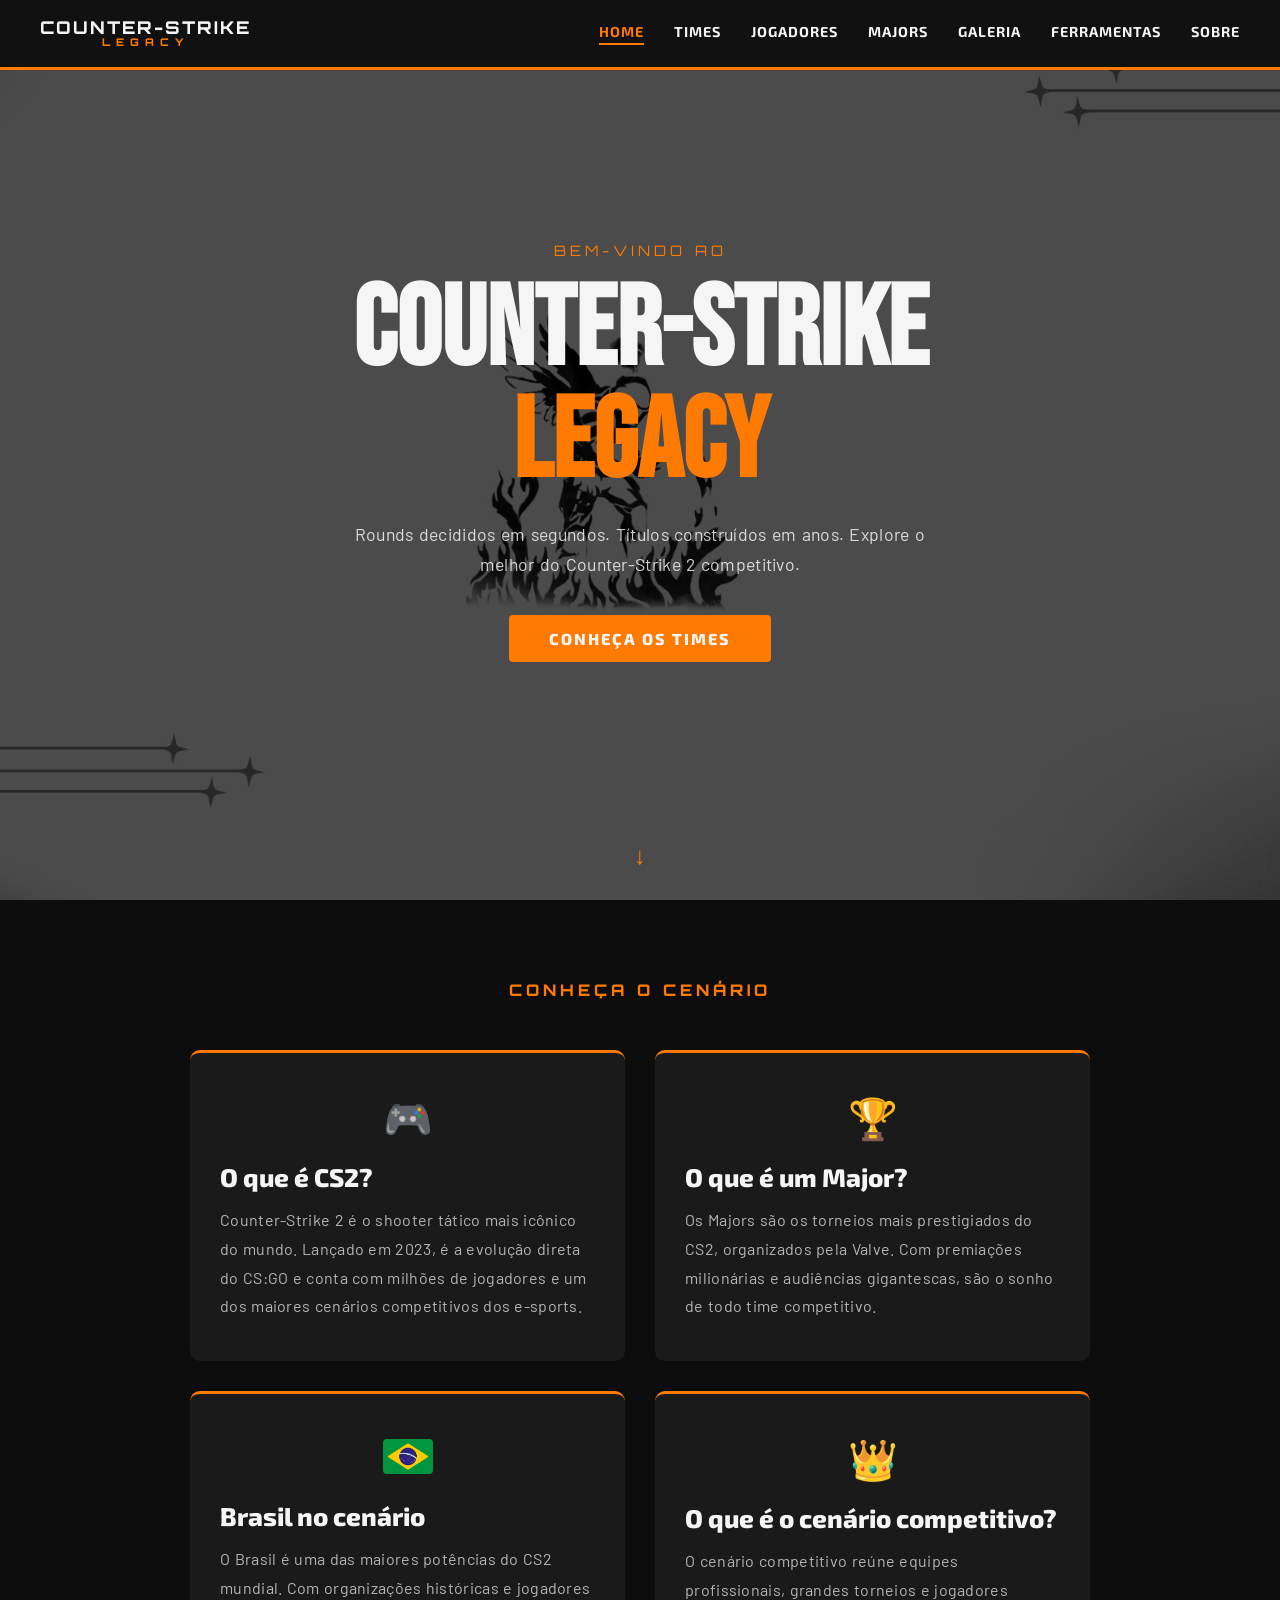
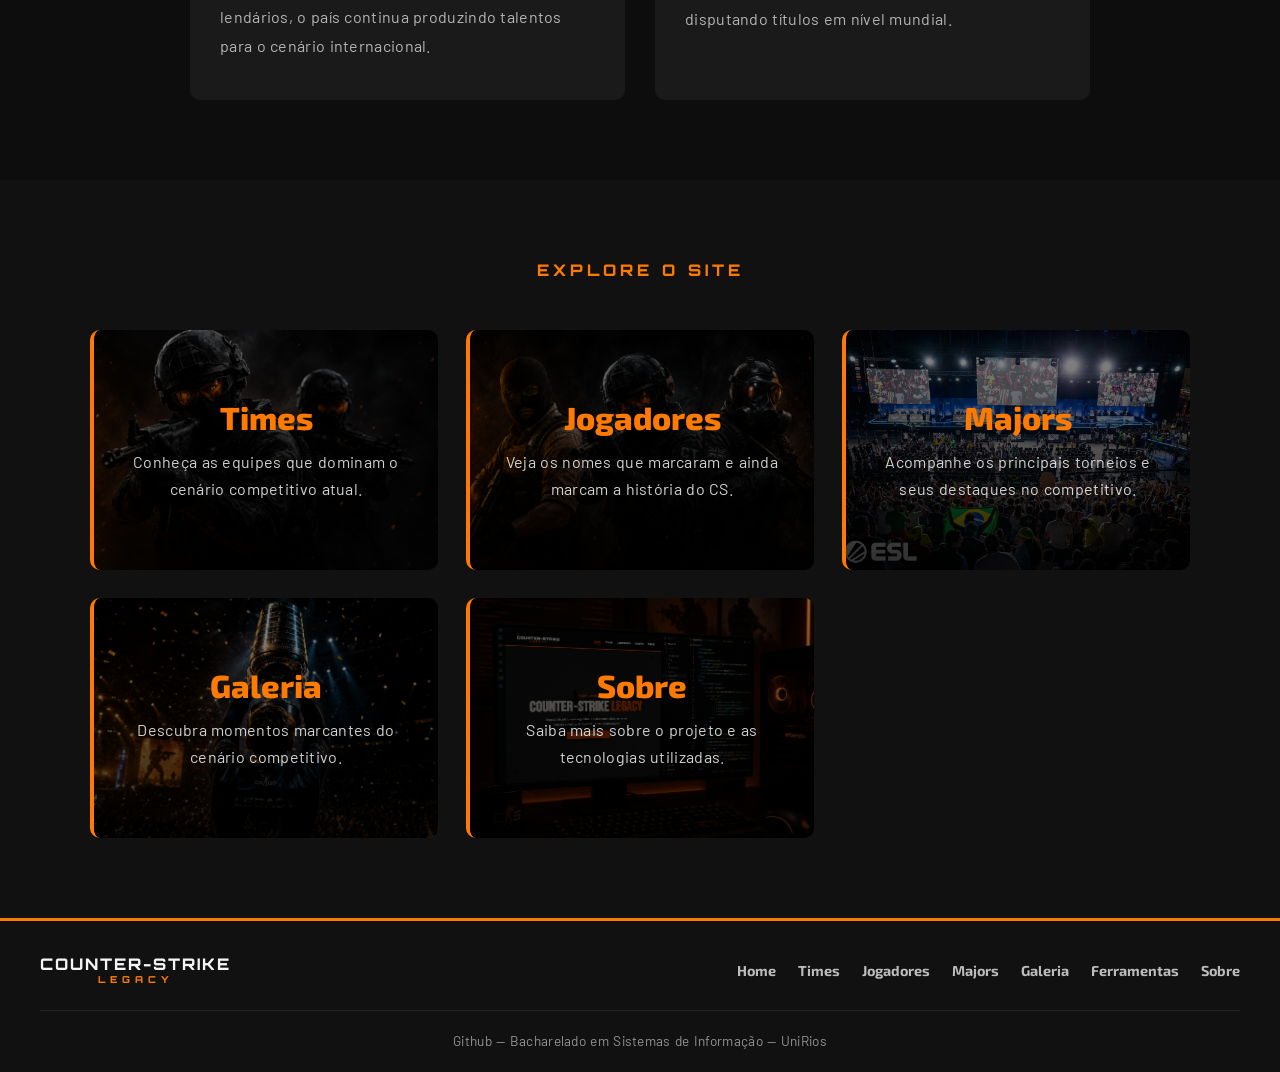
<file: index.html>
<!DOCTYPE html>
<html lang="pt-BR">

<head>
    <meta charset="UTF-8">
    <meta name="viewport" content="width=device-width, initial-scale=1.0">

    <title>CS Legacy</title>

    <link rel="stylesheet" href="css/style.css">
    <link rel="stylesheet" href="css/home.css">

    <link rel="preconnect" href="https://fonts.googleapis.com">
    <link rel="preconnect" href="https://fonts.gstatic.com" crossorigin>

    <link href="https://fonts.googleapis.com/css2?family=Barlow:wght@400;600&family=Bebas+Neue&family=Exo+2:wght@700;800&family=Orbitron:wght@700;800&display=swap" rel="stylesheet">
</head>

<body>

    <!-- HEADER -->
    <header id="cabecalho">

        <a href="index.html" id="logo">
            COUNTER-STRIKE <span>LEGACY</span>
        </a>

        <button id="menu-toggle" aria-label="Abrir menu">
            ☰
        </button>

        <nav id="nav-principal">
            <a href="index.html" class="nav-link ativo">Home</a>
            <a href="pages/times.html" class="nav-link">Times</a>
            <a href="pages/jogadores.html" class="nav-link">Jogadores</a>
            <a href="pages/majors.html" class="nav-link">Majors</a>
            <a href="pages/galeria.html" class="nav-link">Galeria</a>
            <a href="pages/ferramentas.html" class="nav-link">Ferramentas</a>
            <a href="pages/sobre.html" class="nav-link">Sobre</a>
        </nav>

    </header>

    <!-- HERO -->
    <section id="hero">

        <div id="hero-overlay"></div>

        <div id="hero-content">

            <p id="hero-subtitulo">BEM-VINDO AO</p>

            <h1 id="hero-titulo">
                COUNTER-STRIKE <span>LEGACY</span>
            </h1>

            <p id="hero-descricao">
                Rounds decididos em segundos. Títulos construídos em anos.
                Explore o melhor do Counter-Strike 2 competitivo.
            </p>

            <a href="pages/times.html" id="hero-btn">
                CONHEÇA OS TIMES
            </a>

        </div>

        <div id="scroll-indicator">
            ↓
        </div>

    </section>

    <!-- CURIOSIDADES -->
    <section id="curiosidades">

        <h2 id="curiosidades-titulo">
            CONHEÇA O CENÁRIO
        </h2>

        <div id="cards-curiosidades">

            <div class="card-curiosidade">

                <span class="card-icone">🎮</span>

                <h3>O que é CS2?</h3>

                <p>
                    Counter-Strike 2 é o shooter tático mais icônico do mundo.
                    Lançado em 2023, é a evolução direta do CS:GO e conta com milhões
                    de jogadores e um dos maiores cenários competitivos dos e-sports.
                </p>

            </div>

            <div class="card-curiosidade">

                <span class="card-icone">🏆</span>

                <h3>O que é um Major?</h3>

                <p>
                    Os Majors são os torneios mais prestigiados do CS2,
                    organizados pela Valve. Com premiações milionárias e audiências
                    gigantescas, são o sonho de todo time competitivo.
                </p>

            </div>

            <div class="card-curiosidade">

                <span class="card-icone">
                    <img src="images/ui/bandeiras/brazil.svg.png" alt="Brasil" id="brasil">
                </span>

                <h3>Brasil no cenário</h3>

                <p>
                    O Brasil é uma das maiores potências do CS2 mundial.
                    Com organizações históricas e jogadores lendários,
                    o país continua produzindo talentos para o cenário internacional.
                </p>

            </div>

            <div class="card-curiosidade">

                <span class="card-icone">👑</span>

                <h3>O que é o cenário competitivo?</h3>

                <p>
                    O cenário competitivo reúne equipes profissionais,
                    grandes torneios e jogadores disputando títulos em nível mundial.
                </p>

            </div>

        </div>

    </section>

    <!-- PREVIEW -->
    <section id="preview">

        <h2 id="preview-titulo">
            EXPLORE O SITE
        </h2>

        <div id="preview-cards">

            <a href="pages/times.html" class="preview-card preview-times">

                <div class="preview-overlay">
                    <h3>Times</h3>

                    <p>
                        Conheça as equipes que dominam o cenário competitivo atual.
                    </p>
                </div>

            </a>

            <a href="pages/jogadores.html" class="preview-card preview-jogadores">

                <div class="preview-overlay">
                    <h3>Jogadores</h3>

                    <p>
                        Veja os nomes que marcaram e ainda marcam a história do CS.
                    </p>
                </div>

            </a>

            <a href="pages/majors.html" class="preview-card preview-majors">

                <div class="preview-overlay">
                    <h3>Majors</h3>

                    <p>
                        Acompanhe os principais torneios e seus destaques no competitivo.
                    </p>
                </div>

            </a>

            <a href="pages/galeria.html" class="preview-card preview-galeria">

                <div class="preview-overlay">
                    <h3>Galeria</h3>

                    <p>
                        Descubra momentos marcantes do cenário competitivo.
                    </p>
                </div>

            </a>

            <a href="pages/sobre.html" class="preview-card preview-sobre">

                <div class="preview-overlay">
                    <h3>Sobre</h3>

                    <p>
                        Saiba mais sobre o projeto e as tecnologias utilizadas.
                    </p>
                </div>

            </a>

        </div>

    </section>

    <!-- FOOTER -->
    <footer id="rodape">

        <div id="footer-top">

            <a href="index.html" id="footer-logo">
                COUNTER-STRIKE <span>LEGACY</span>
            </a>

            <nav id="footer-nav">
                <a href="index.html">Home</a>
                <a href="pages/times.html">Times</a>
                <a href="pages/jogadores.html">Jogadores</a>
                <a href="pages/majors.html">Majors</a>
                <a href="pages/galeria.html">Galeria</a>
                <a href="pages/ferramentas.html">Ferramentas</a>
                <a href="pages/sobre.html">Sobre</a>
            </nav>

        </div>

        <div id="footer-bottom">

            <p>
                <a id="github" href="https://github.com/B1T3I/b1t3i.github.io" target="_blank" rel="noopener noreferrer">Github —
                </a>
                Bacharelado em Sistemas de Informação — UniRios
            </p>

        </div>

    </footer>


    <!-- SCRIPTS -->
    <script src="js/menu.js"></script>
    <script src="js/header.js"></script>

</body>

</html>
</file>
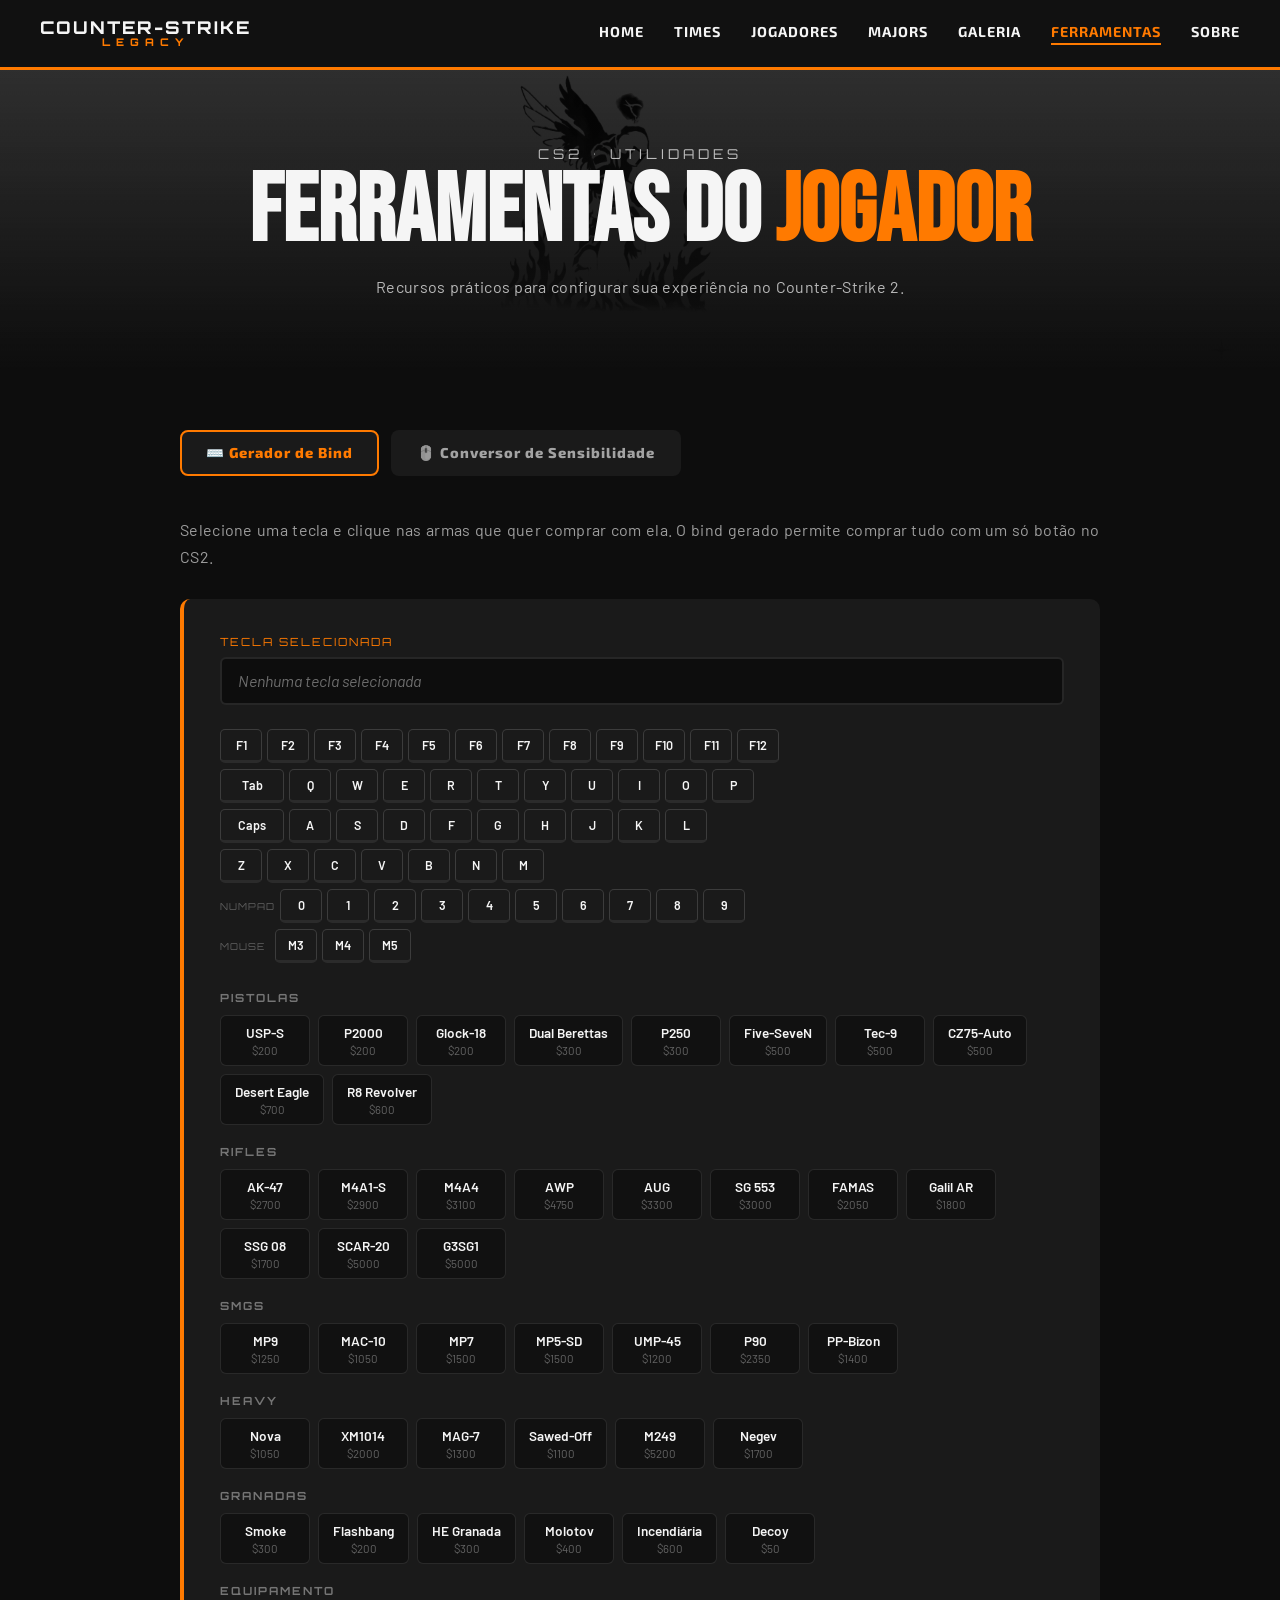
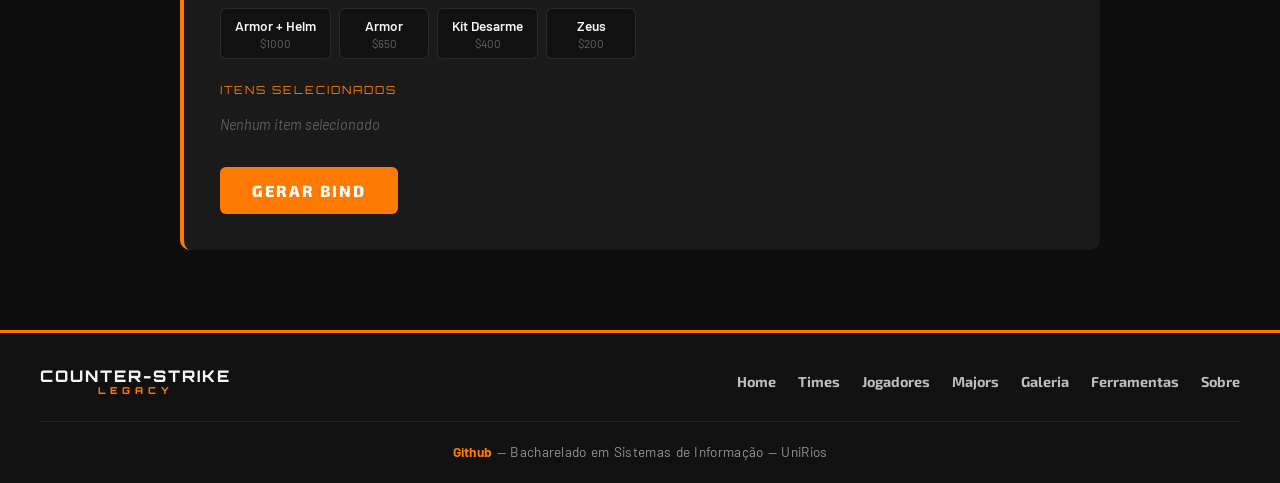
<file: pages/ferramentas.html>
<!DOCTYPE html>
<html lang="pt-BR">

<head>
    <meta charset="UTF-8">
    <meta name="viewport" content="width=device-width, initial-scale=1.0">
    <title>CS Legacy — Ferramentas</title>

    <link rel="stylesheet" href="../css/style.css">
    <link rel="stylesheet" href="../css/ferramentas.css">

    <link
        href="https://fonts.googleapis.com/css2?family=Barlow:wght@400;600&family=Bebas+Neue&family=Exo+2:wght@700;800&family=Orbitron:wght@700;800&display=swap"
        rel="stylesheet">
</head>

<body>

    <header id="cabecalho">
        <a href="../index.html" id="logo">
            COUNTER-STRIKE <span>LEGACY</span>
        </a>
        <button id="menu-toggle" aria-label="Abrir menu">&#9776;</button>
        <nav id="nav-principal">
            <a href="../index.html" class="nav-link">Home</a>
            <a href="times.html" class="nav-link">Times</a>
            <a href="jogadores.html" class="nav-link">Jogadores</a>
            <a href="majors.html" class="nav-link">Majors</a>
            <a href="galeria.html" class="nav-link">Galeria</a>
            <a href="ferramentas.html" class="nav-link ativo">Ferramentas</a>
            <a href="sobre.html" class="nav-link">Sobre</a>
        </nav>
    </header>

    <main>

        <!-- HERO -->
        <section id="ferramentas-hero">
            <p class="section-tag">CS2 • UTILIDADES</p>
            <h1>Ferramentas do <span>Jogador</span></h1>
            <p>Recursos práticos para configurar sua experiência no Counter-Strike 2.</p>
        </section>

        <section id="ferramentas-section">

            <!-- TABS -->
            <div id="tabs">
                <button class="tab-btn ativo" data-tab="bind">⌨️ Gerador de Bind</button>
                <button class="tab-btn" data-tab="sensi">🖱️ Conversor de Sensibilidade</button>
            </div>

            <!-- ============================= -->
            <!-- TAB: GERADOR DE BIND DE COMPRA -->
            <!-- ============================= -->
            <div id="tab-bind" class="tab-content ativo">
                <p class="ferramenta-descricao">
                    Selecione uma tecla e clique nas armas que quer comprar com ela. O bind gerado permite comprar tudo
                    com um só botão no CS2.
                </p>

                <div class="ferramenta-card">

                    <!-- SELETOR DE TECLA -->
                    <div class="campo-grupo">
                        <label>Tecla selecionada</label>
                        <div id="tecla-selecionada-display">
                            <span id="tecla-display-texto">Nenhuma tecla selecionada</span>
                            <button id="btn-limpar-tecla" style="display:none">✕ Limpar</button>
                        </div>
                    </div>

                    <!-- TECLADO VIRTUAL -->
                    <div id="teclado-virtual">
                        <div class="teclado-linha">
                            <button class="tecla" data-key="F1">F1</button>
                            <button class="tecla" data-key="F2">F2</button>
                            <button class="tecla" data-key="F3">F3</button>
                            <button class="tecla" data-key="F4">F4</button>
                            <button class="tecla" data-key="F5">F5</button>
                            <button class="tecla" data-key="F6">F6</button>
                            <button class="tecla" data-key="F7">F7</button>
                            <button class="tecla" data-key="F8">F8</button>
                            <button class="tecla" data-key="F9">F9</button>
                            <button class="tecla" data-key="F10">F10</button>
                            <button class="tecla" data-key="F11">F11</button>
                            <button class="tecla" data-key="F12">F12</button>
                        </div>
                        <div class="teclado-linha">
                            <button class="tecla tecla-larga" data-key="TAB">Tab</button>
                            <button class="tecla" data-key="Q">Q</button>
                            <button class="tecla" data-key="W">W</button>
                            <button class="tecla" data-key="E">E</button>
                            <button class="tecla" data-key="R">R</button>
                            <button class="tecla" data-key="T">T</button>
                            <button class="tecla" data-key="Y">Y</button>
                            <button class="tecla" data-key="U">U</button>
                            <button class="tecla" data-key="I">I</button>
                            <button class="tecla" data-key="O">O</button>
                            <button class="tecla" data-key="P">P</button>
                        </div>
                        <div class="teclado-linha">
                            <button class="tecla tecla-larga" data-key="CAPSLOCK">Caps</button>
                            <button class="tecla" data-key="A">A</button>
                            <button class="tecla" data-key="S">S</button>
                            <button class="tecla" data-key="D">D</button>
                            <button class="tecla" data-key="F">F</button>
                            <button class="tecla" data-key="G">G</button>
                            <button class="tecla" data-key="H">H</button>
                            <button class="tecla" data-key="J">J</button>
                            <button class="tecla" data-key="K">K</button>
                            <button class="tecla" data-key="L">L</button>
                        </div>
                        <div class="teclado-linha">
                            <button class="tecla" data-key="Z">Z</button>
                            <button class="tecla" data-key="X">X</button>
                            <button class="tecla" data-key="C">C</button>
                            <button class="tecla" data-key="V">V</button>
                            <button class="tecla" data-key="B">B</button>
                            <button class="tecla" data-key="N">N</button>
                            <button class="tecla" data-key="M">M</button>
                        </div>
                        <div class="teclado-linha">
                            <span class="teclado-label">Numpad</span>
                            <button class="tecla" data-key="KP_0">0</button>
                            <button class="tecla" data-key="KP_1">1</button>
                            <button class="tecla" data-key="KP_2">2</button>
                            <button class="tecla" data-key="KP_3">3</button>
                            <button class="tecla" data-key="KP_4">4</button>
                            <button class="tecla" data-key="KP_5">5</button>
                            <button class="tecla" data-key="KP_6">6</button>
                            <button class="tecla" data-key="KP_7">7</button>
                            <button class="tecla" data-key="KP_8">8</button>
                            <button class="tecla" data-key="KP_9">9</button>
                        </div>
                        <div class="teclado-linha">
                            <span class="teclado-label">Mouse</span>
                            <button class="tecla" data-key="MOUSE3">M3</button>
                            <button class="tecla" data-key="MOUSE4">M4</button>
                            <button class="tecla" data-key="MOUSE5">M5</button>
                        </div>
                    </div>

                    <!-- ARMAS -->
                    <div id="armas-container">

                        <div class="armas-grupo">
                            <h4 class="armas-grupo-titulo">Pistolas</h4>
                            <div class="armas-grid">
                                <button class="arma-btn" data-buy="buy usps">USP-S<span
                                        class="arma-preco">$200</span></button>
                                <button class="arma-btn" data-buy="buy p2000">P2000<span
                                        class="arma-preco">$200</span></button>
                                <button class="arma-btn" data-buy="buy glock">Glock-18<span
                                        class="arma-preco">$200</span></button>
                                <button class="arma-btn" data-buy="buy elite">Dual Berettas<span
                                        class="arma-preco">$300</span></button>
                                <button class="arma-btn" data-buy="buy p250">P250<span
                                        class="arma-preco">$300</span></button>
                                <button class="arma-btn" data-buy="buy fiveseven">Five-SeveN<span
                                        class="arma-preco">$500</span></button>
                                <button class="arma-btn" data-buy="buy tec9">Tec-9<span
                                        class="arma-preco">$500</span></button>
                                <button class="arma-btn" data-buy="buy cz75a">CZ75-Auto<span
                                        class="arma-preco">$500</span></button>
                                <button class="arma-btn" data-buy="buy deagle">Desert Eagle<span
                                        class="arma-preco">$700</span></button>
                                <button class="arma-btn" data-buy="buy revolver">R8 Revolver<span
                                        class="arma-preco">$600</span></button>
                            </div>
                        </div>

                        <div class="armas-grupo">
                            <h4 class="armas-grupo-titulo">Rifles</h4>
                            <div class="armas-grid">
                                <button class="arma-btn" data-buy="buy ak47">AK-47<span
                                        class="arma-preco">$2700</span></button>
                                <button class="arma-btn" data-buy="buy m4a1">M4A1-S<span
                                        class="arma-preco">$2900</span></button>
                                <button class="arma-btn" data-buy="buy m4a4">M4A4<span
                                        class="arma-preco">$3100</span></button>
                                <button class="arma-btn" data-buy="buy awp">AWP<span
                                        class="arma-preco">$4750</span></button>
                                <button class="arma-btn" data-buy="buy aug">AUG<span
                                        class="arma-preco">$3300</span></button>
                                <button class="arma-btn" data-buy="buy sg556">SG 553<span
                                        class="arma-preco">$3000</span></button>
                                <button class="arma-btn" data-buy="buy famas">FAMAS<span
                                        class="arma-preco">$2050</span></button>
                                <button class="arma-btn" data-buy="buy galilar">Galil AR<span
                                        class="arma-preco">$1800</span></button>
                                <button class="arma-btn" data-buy="buy ssg08">SSG 08<span
                                        class="arma-preco">$1700</span></button>
                                <button class="arma-btn" data-buy="buy scar20">SCAR-20<span
                                        class="arma-preco">$5000</span></button>
                                <button class="arma-btn" data-buy="buy g3sg1">G3SG1<span
                                        class="arma-preco">$5000</span></button>
                            </div>
                        </div>

                        <div class="armas-grupo">
                            <h4 class="armas-grupo-titulo">SMGs</h4>
                            <div class="armas-grid">
                                <button class="arma-btn" data-buy="buy mp9">MP9<span
                                        class="arma-preco">$1250</span></button>
                                <button class="arma-btn" data-buy="buy mac10">MAC-10<span
                                        class="arma-preco">$1050</span></button>
                                <button class="arma-btn" data-buy="buy mp7">MP7<span
                                        class="arma-preco">$1500</span></button>
                                <button class="arma-btn" data-buy="buy mp5sd">MP5-SD<span
                                        class="arma-preco">$1500</span></button>
                                <button class="arma-btn" data-buy="buy ump45">UMP-45<span
                                        class="arma-preco">$1200</span></button>
                                <button class="arma-btn" data-buy="buy p90">P90<span
                                        class="arma-preco">$2350</span></button>
                                <button class="arma-btn" data-buy="buy bizon">PP-Bizon<span
                                        class="arma-preco">$1400</span></button>
                            </div>
                        </div>

                        <div class="armas-grupo">
                            <h4 class="armas-grupo-titulo">Heavy</h4>
                            <div class="armas-grid">
                                <button class="arma-btn" data-buy="buy nova">Nova<span
                                        class="arma-preco">$1050</span></button>
                                <button class="arma-btn" data-buy="buy xm1014">XM1014<span
                                        class="arma-preco">$2000</span></button>
                                <button class="arma-btn" data-buy="buy mag7">MAG-7<span
                                        class="arma-preco">$1300</span></button>
                                <button class="arma-btn" data-buy="buy sawedoff">Sawed-Off<span
                                        class="arma-preco">$1100</span></button>
                                <button class="arma-btn" data-buy="buy m249">M249<span
                                        class="arma-preco">$5200</span></button>
                                <button class="arma-btn" data-buy="buy negev">Negev<span
                                        class="arma-preco">$1700</span></button>
                            </div>
                        </div>

                        <div class="armas-grupo">
                            <h4 class="armas-grupo-titulo">Granadas</h4>
                            <div class="armas-grid">
                                <button class="arma-btn" data-buy="buy smokegrenade">Smoke<span
                                        class="arma-preco">$300</span></button>
                                <button class="arma-btn" data-buy="buy flashbang">Flashbang<span
                                        class="arma-preco">$200</span></button>
                                <button class="arma-btn" data-buy="buy hegrenade">HE Granada<span
                                        class="arma-preco">$300</span></button>
                                <button class="arma-btn" data-buy="buy molotov">Molotov<span
                                        class="arma-preco">$400</span></button>
                                <button class="arma-btn" data-buy="buy incgrenade">Incendiária<span
                                        class="arma-preco">$600</span></button>
                                <button class="arma-btn" data-buy="buy decoy">Decoy<span
                                        class="arma-preco">$50</span></button>
                            </div>
                        </div>

                        <div class="armas-grupo">
                            <h4 class="armas-grupo-titulo">Equipamento</h4>
                            <div class="armas-grid">
                                <button class="arma-btn" data-buy="buy vesthelm">Armor + Helm<span
                                        class="arma-preco">$1000</span></button>
                                <button class="arma-btn" data-buy="buy vest">Armor<span
                                        class="arma-preco">$650</span></button>
                                <button class="arma-btn" data-buy="buy defuser">Kit Desarme<span
                                        class="arma-preco">$400</span></button>
                                <button class="arma-btn" data-buy="buy taser">Zeus<span
                                        class="arma-preco">$200</span></button>
                            </div>
                        </div>

                    </div>

                    <!-- ITENS SELECIONADOS -->
                    <div id="itens-selecionados">
                        <span class="campo-grupo"><label>Itens selecionados</label></span>
                        <div id="itens-lista">
                            <span id="itens-vazio">Nenhum item selecionado</span>
                        </div>
                        <button id="btn-limpar-itens" style="display:none">Limpar itens</button>
                    </div>

                    <button class="btn-gerar" id="btn-gerar-bind">Gerar Bind</button>

                    <!-- RESULTADO -->
                    <div class="resultado-box" id="resultado-bind" style="display:none">
                        <p class="resultado-label">Cole no console do CS2 (tecla ~):</p>
                        <div class="resultado-codigo">
                            <code id="bind-output"></code>
                            <button class="btn-copiar" id="btn-copiar-bind" title="Copiar">📋</button>
                        </div>
                        <p class="resultado-dica">💡 Para abrir o console: Configurações → Jogo → Ativar console de
                            desenvolvedor</p>
                    </div>

                </div>
            </div>

            <!-- =============================== -->
            <!-- TAB: CONVERSOR DE SENSIBILIDADE  -->
            <!-- =============================== -->
            <div id="tab-sensi" class="tab-content">
                <p class="ferramenta-descricao">
                    Converta sua sensibilidade entre jogos mantendo o mesmo feeling de mira.
                </p>

                <div class="ferramenta-card">

                    <div class="sensi-inputs">

                        <div class="campo-grupo">
                            <label for="sensi-de">Converter de</label>
                            <select id="sensi-de"></select>
                        </div>

                        <div class="campo-grupo">
                            <label for="sensi-para">Converter para</label>
                            <select id="sensi-para"></select>
                        </div>

                        <div class="campo-grupo">
                            <label for="sensi-valor">Sensibilidade</label>
                            <input type="number" id="sensi-valor" placeholder="Ex: 1.5" step="0.01" min="0.01">
                        </div>

                        <div class="campo-grupo">
                            <label for="sensi-dpi">DPI do Mouse</label>
                            <input type="number" id="sensi-dpi" placeholder="Ex: 800" min="100" max="25600">
                        </div>

                    </div>

                    <button class="btn-gerar" id="btn-converter-sensi">Converter</button>

                    <!-- RESULTADO -->
                    <div class="resultado-box" id="resultado-sensi" style="display:none">
                        <div class="sensi-resultado-grid">

                            <div class="sensi-stat">
                                <span class="sensi-stat-label">eDPI Original</span>
                                <span class="sensi-stat-valor" id="edpi-original"></span>
                            </div>

                            <div class="sensi-stat destaque">
                                <span class="sensi-stat-label">Sensibilidade Convertida</span>
                                <span class="sensi-stat-valor" id="sensi-convertida"></span>
                            </div>

                            <div class="sensi-stat">
                                <span class="sensi-stat-label">eDPI Convertido</span>
                                <span class="sensi-stat-valor" id="edpi-convertido"></span>
                            </div>

                            <div class="sensi-stat">
                                <span class="sensi-stat-label">cm/360°</span>
                                <span class="sensi-stat-valor" id="cm360"></span>
                            </div>

                        </div>
                        <p class="resultado-dica">💡 eDPI = DPI × Sensibilidade. Quanto menor o eDPI, mais lenta é a
                            mira.</p>
                    </div>

                </div>
            </div>

        </section>

    </main>

    <footer id="rodape">
        <div id="footer-top">
            <a href="../index.html" id="footer-logo">
                COUNTER-STRIKE <span>LEGACY</span>
            </a>
            <nav id="footer-nav">
                <a href="../index.html">Home</a>
                <a href="times.html">Times</a>
                <a href="jogadores.html">Jogadores</a>
                <a href="majors.html">Majors</a>
                <a href="galeria.html">Galeria</a>
                <a href="ferramentas.html">Ferramentas</a>
                <a href="sobre.html">Sobre</a>
            </nav>
        </div>
        <div id="footer-bottom">
            <p>
                <a id="github" href="https://github.com/B1T3I/b1t3i.github.io" target="_blank"
                    rel="noopener noreferrer">Github
                </a>
                — Bacharelado em Sistemas de Informação — UniRios
            </p>
        </div>
    </footer>

    <script src="../js/header.js"></script>
    <script src="../js/menu.js"></script>
    <script src="../js/ferramentas.js"></script>

</body>

</html>
</file>
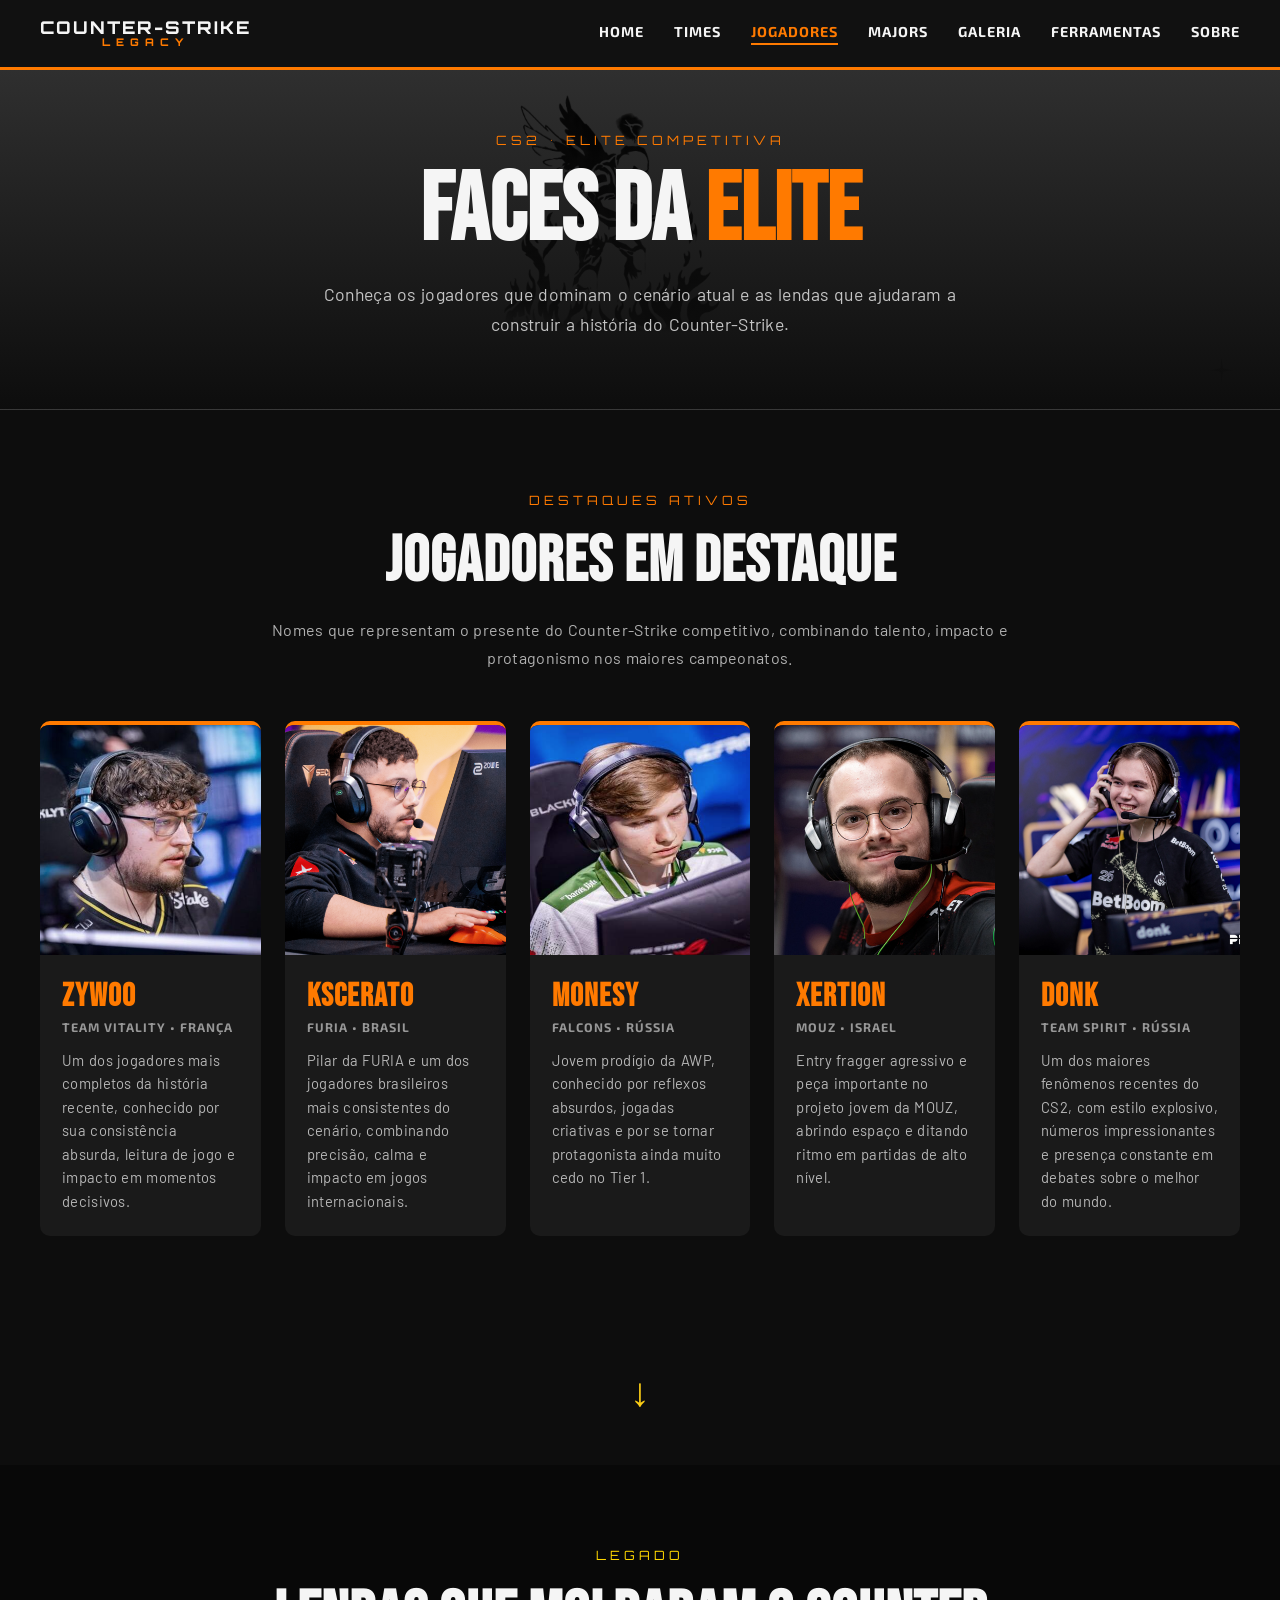
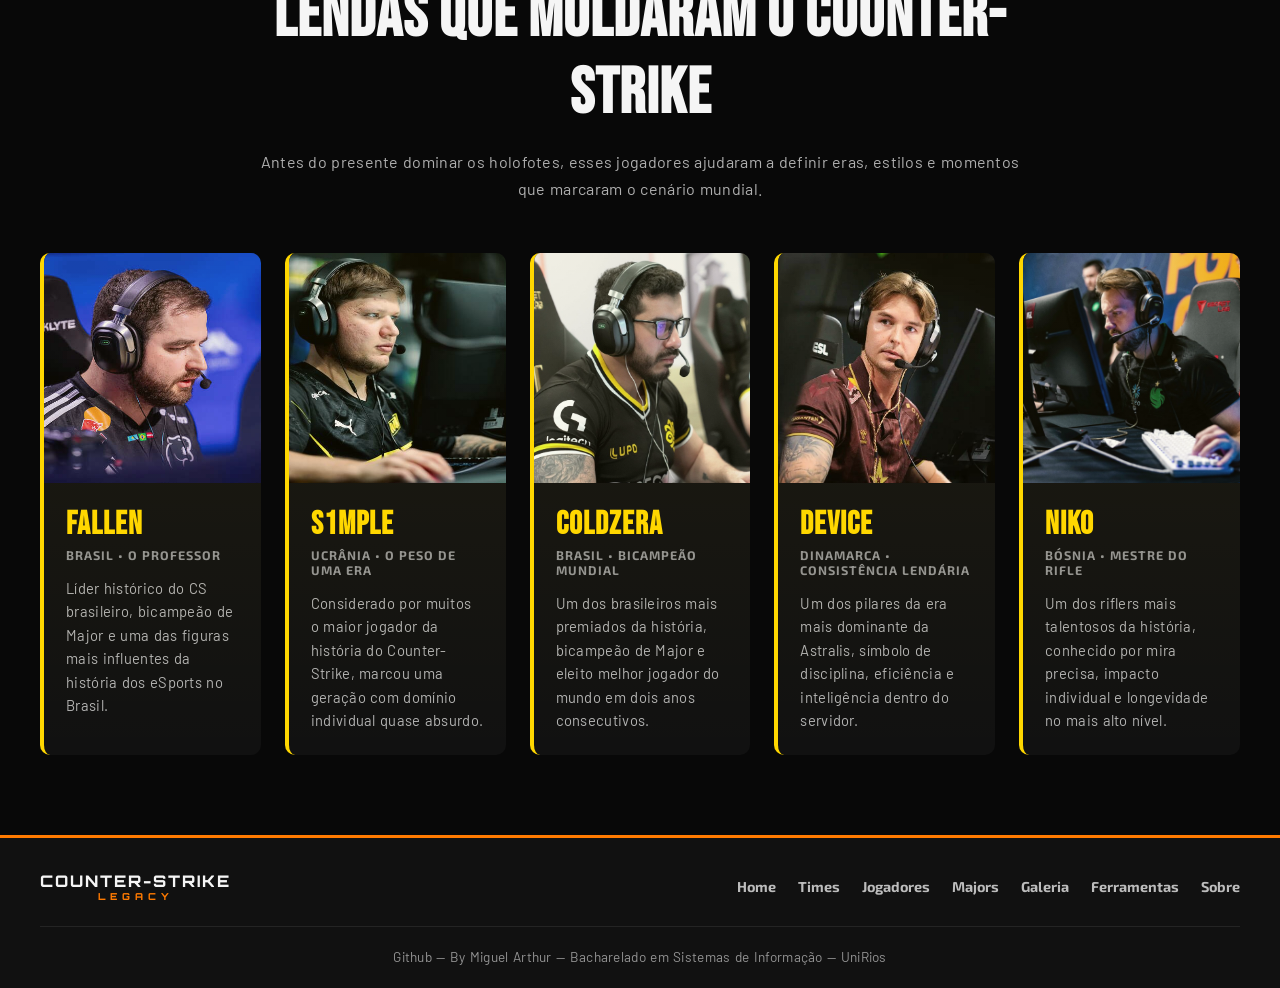
<file: pages/jogadores.html>
<!DOCTYPE html>
<html lang="pt-BR">

<head>
    <meta charset="UTF-8">
    <meta name="viewport" content="width=device-width, initial-scale=1.0">
    <title>CS Legacy — Jogadores</title>

    <link rel="stylesheet" href="../css/style.css">
    <link rel="stylesheet" href="../css/jogadores.css">

    <link rel="preconnect" href="https://fonts.googleapis.com">
    <link rel="preconnect" href="https://fonts.gstatic.com" crossorigin>
    <link
        href="https://fonts.googleapis.com/css2?family=Barlow:wght@400;600&family=Bebas+Neue&family=Exo+2:wght@700;800&family=Orbitron:wght@700;800&display=swap"
        rel="stylesheet">
</head>

<body>

    <header id="cabecalho">
        <a href="../index.html" id="logo">
            COUNTER-STRIKE <span>LEGACY</span>
        </a>

        <button id="menu-toggle" aria-label="Abrir menu">
            ☰
        </button>

        <nav id="nav-principal">
            <a href="../index.html" class="nav-link">Home</a>
            <a href="times.html" class="nav-link">Times</a>
            <a href="jogadores.html" class="nav-link ativo">Jogadores</a>
            <a href="majors.html" class="nav-link">Majors</a>
            <a href="galeria.html" class="nav-link">Galeria</a>
            <a href="ferramentas.html" class="nav-link">Ferramentas</a>
            <a href="sobre.html" class="nav-link">Sobre</a>
        </nav>
    </header>

    <main>

        <section id="jogadores-hero">
            <p class="section-tag">CS2 • ELITE COMPETITIVA</p>
            <h1>Faces da <span>Elite</span></h1>
            <p>
                Conheça os jogadores que dominam o cenário atual e as lendas que ajudaram
                a construir a história do Counter-Strike.
            </p>
        </section>

        <section class="players-section">
            <div class="section-header">
                <p class="section-tag">DESTAQUES ATIVOS</p>
                <h2>Jogadores em destaque</h2>
                <p>
                    Nomes que representam o presente do Counter-Strike competitivo,
                    combinando talento, impacto e protagonismo nos maiores campeonatos.
                </p>
            </div>

            <div class="players-grid">

                <article class="player-card destaque">
                    <img src="../images/jogadores/zywoo.jpg" alt="ZywOo">
                    <div class="player-content">
                        <h3>ZywOo</h3>
                        <span>Team Vitality • França</span>
                        <p>
                            Um dos jogadores mais completos da história recente, conhecido por sua
                            consistência absurda, leitura de jogo e impacto em momentos decisivos.
                        </p>
                    </div>
                </article>

                <article class="player-card destaque">
                    <img src="../images/jogadores/kscerato.png" alt="KSCERATO">
                    <div class="player-content">
                        <h3>KSCERATO</h3>
                        <span>FURIA • Brasil</span>
                        <p>
                            Pilar da FURIA e um dos jogadores brasileiros mais consistentes do cenário,
                            combinando precisão, calma e impacto em jogos internacionais.
                        </p>
                    </div>
                </article>

                <article class="player-card destaque">
                    <img src="../images/jogadores/m0nesy.jpg" alt="m0NESY">
                    <div class="player-content">
                        <h3>m0NESY</h3>
                        <span>Falcons • Rússia</span>
                        <p>
                            Jovem prodígio da AWP, conhecido por reflexos absurdos, jogadas criativas
                            e por se tornar protagonista ainda muito cedo no Tier 1.
                        </p>
                    </div>
                </article>

                <article class="player-card destaque">
                    <img src="../images/jogadores/xertion.jpg" alt="xertioN">
                    <div class="player-content">
                        <h3>xertioN</h3>
                        <span>MOUZ • Israel</span>
                        <p>
                            Entry fragger agressivo e peça importante no projeto jovem da MOUZ,
                            abrindo espaço e ditando ritmo em partidas de alto nível.
                        </p>
                    </div>
                </article>

                <article class="player-card destaque">
                    <img src="../images/jogadores/donk.jpg" alt="donk">
                    <div class="player-content">
                        <h3>donk</h3>
                        <span>Team Spirit • Rússia</span>
                        <p>
                            Um dos maiores fenômenos recentes do CS2, com estilo explosivo,
                            números impressionantes e presença constante em debates sobre o melhor do mundo.
                        </p>
                    </div>
                </article>

            </div>
        </section>

        <a href="#legado" class="scroll-arrow">
            <i class="fas fa-chevron-down">↓</i>
        </a>

        <section class="players-section legends-section">
            <div class="section-header">
                <p class="section-tag gold">LEGADO</p>
                <h2>Lendas que moldaram o Counter-Strike</h2>
                <p>
                    Antes do presente dominar os holofotes, esses jogadores ajudaram a definir eras,
                    estilos e momentos que marcaram o cenário mundial.
                </p>
            </div>

            <div class="players-grid legends-grid">

                <article class="player-card legend">
                    <img src="../images/jogadores/fallen.jpg" alt="FalleN">
                    <div class="player-content">
                        <h3>FalleN</h3>
                        <span>Brasil • O Professor</span>
                        <p>
                            Líder histórico do CS brasileiro, bicampeão de Major e uma das figuras mais
                            influentes da história dos eSports no Brasil.
                        </p>
                    </div>
                </article>

                <article class="player-card legend">
                    <img src="../images/jogadores/s1mple.jpg" alt="s1mple">
                    <div class="player-content">
                        <h3>s1mple</h3>
                        <span>Ucrânia • O Peso de uma Era</span>
                        <p>
                            Considerado por muitos o maior jogador da história do Counter-Strike,
                            marcou uma geração com domínio individual quase absurdo.
                        </p>
                    </div>
                </article>

                <article class="player-card legend">
                    <img src="../images/jogadores/coldzera.jpg" alt="coldzera">
                    <div class="player-content">
                        <h3>coldzera</h3>
                        <span>Brasil • Bicampeão mundial</span>
                        <p>
                            Um dos brasileiros mais premiados da história, bicampeão de Major e eleito
                            melhor jogador do mundo em dois anos consecutivos.
                        </p>
                    </div>
                </article>

                <article class="player-card legend">
                    <img src="../images/jogadores/device.jpeg" alt="device">
                    <div class="player-content">
                        <h3>device</h3>
                        <span>Dinamarca • Consistência lendária</span>
                        <p>
                            Um dos pilares da era mais dominante da Astralis, símbolo de disciplina,
                            eficiência e inteligência dentro do servidor.
                        </p>
                    </div>
                </article>

                <article class="player-card legend">
                    <img src="../images/jogadores/niko.png" alt="NiKo">
                    <div class="player-content">
                        <h3>NiKo</h3>
                        <span>Bósnia • Mestre do rifle</span>
                        <p>
                            Um dos riflers mais talentosos da história, conhecido por mira precisa,
                            impacto individual e longevidade no mais alto nível.
                        </p>
                    </div>
                </article>

            </div>
        </section>

    </main>

    <footer id="rodape">

        <div id="footer-top">

            <a href="../index.html" id="footer-logo">
                COUNTER-STRIKE <span>LEGACY</span>
            </a>

            <nav id="footer-nav">
                <a href="../index.html">Home</a>
                <a href="times.html">Times</a>
                <a href="jogadores.html">Jogadores</a>
                <a href="majors.html">Majors</a>
                <a href="galeria.html">Galeria</a>
                <a href="ferramentas.html">Ferramentas</a>
                <a href="sobre.html">Sobre</a>
            </nav>

        </div>

        <div id="footer-bottom">
            <p>
                <a id="github" href="https://github.com/B1T3I/b1t3i.github.io" target="_blank"
                    rel="noopener noreferrer">Github —
                </a>By Miguel Arthur — Bacharelado em Sistemas de Informação — UniRios
            </p>
        </div>

    </footer>

    <script src="../js/menu.js"></script>
    <script src="../js/header.js"></script>

</body>

</html>
</file>
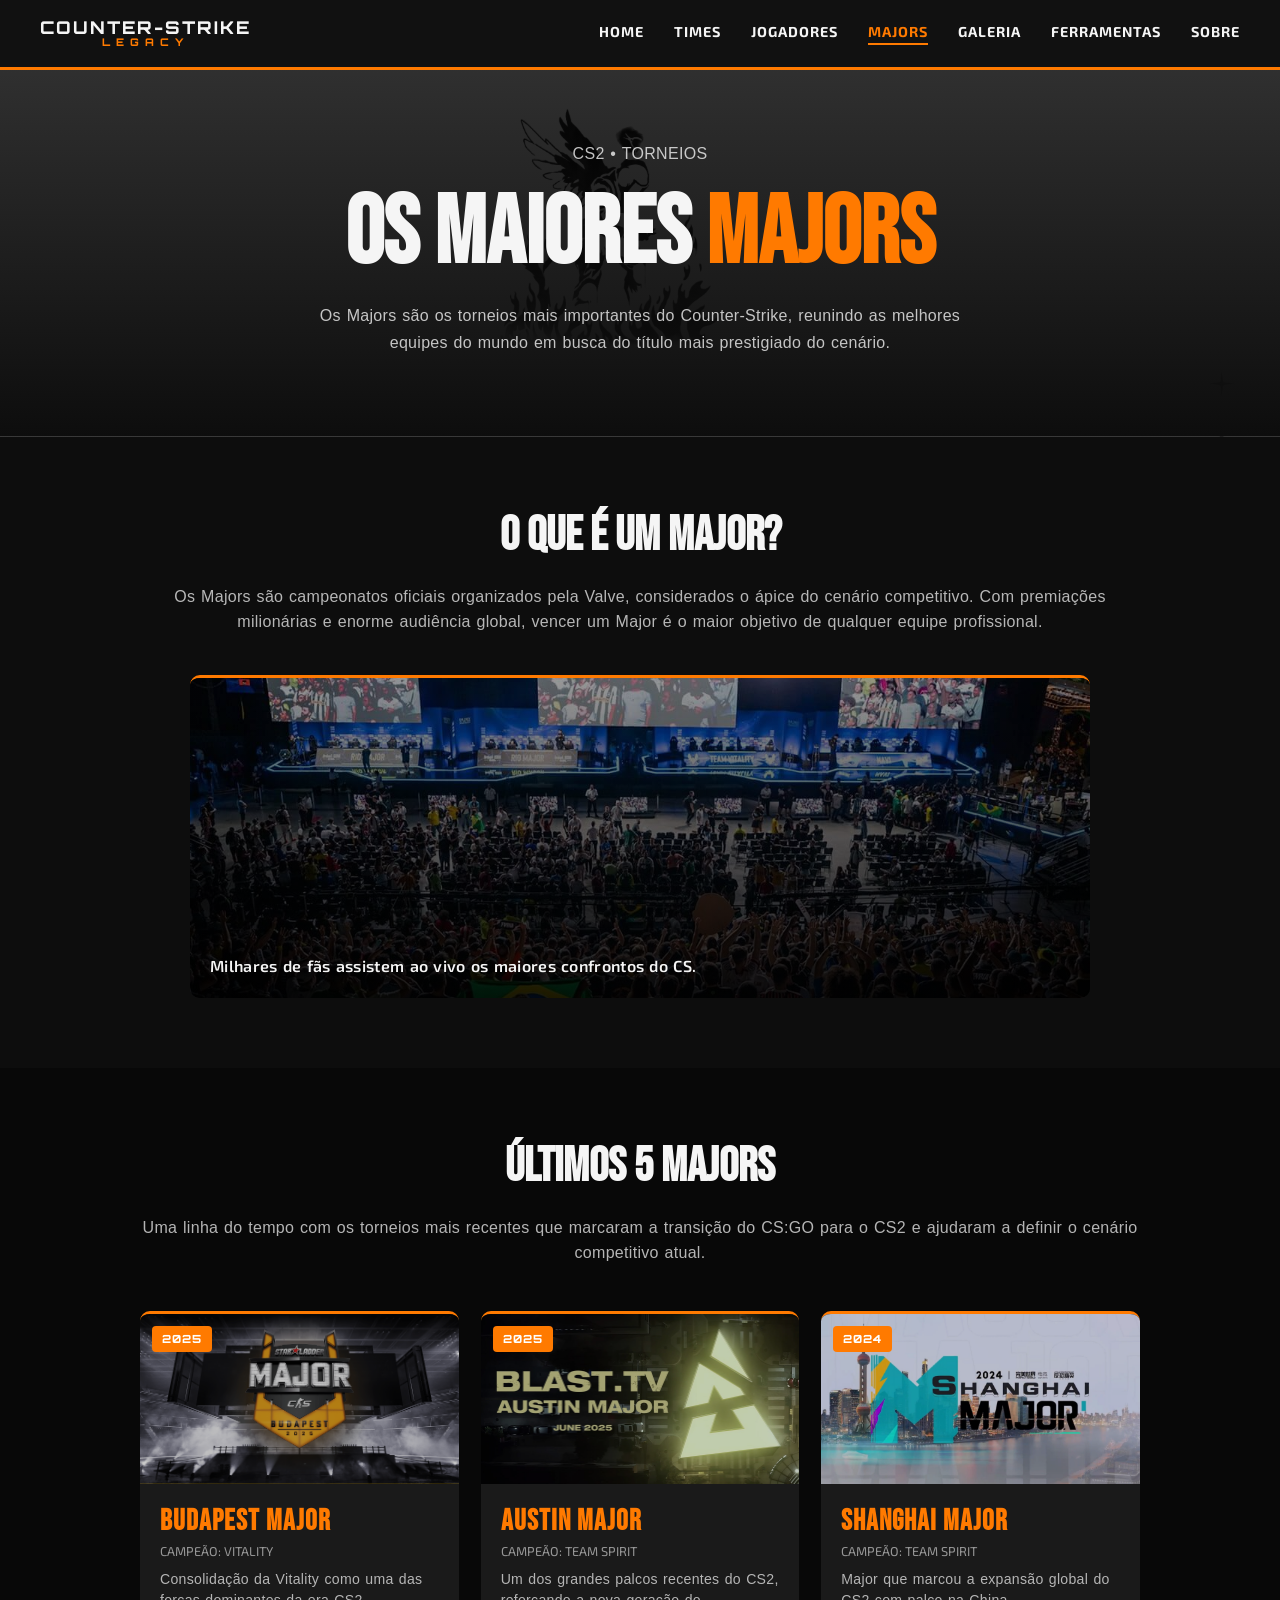
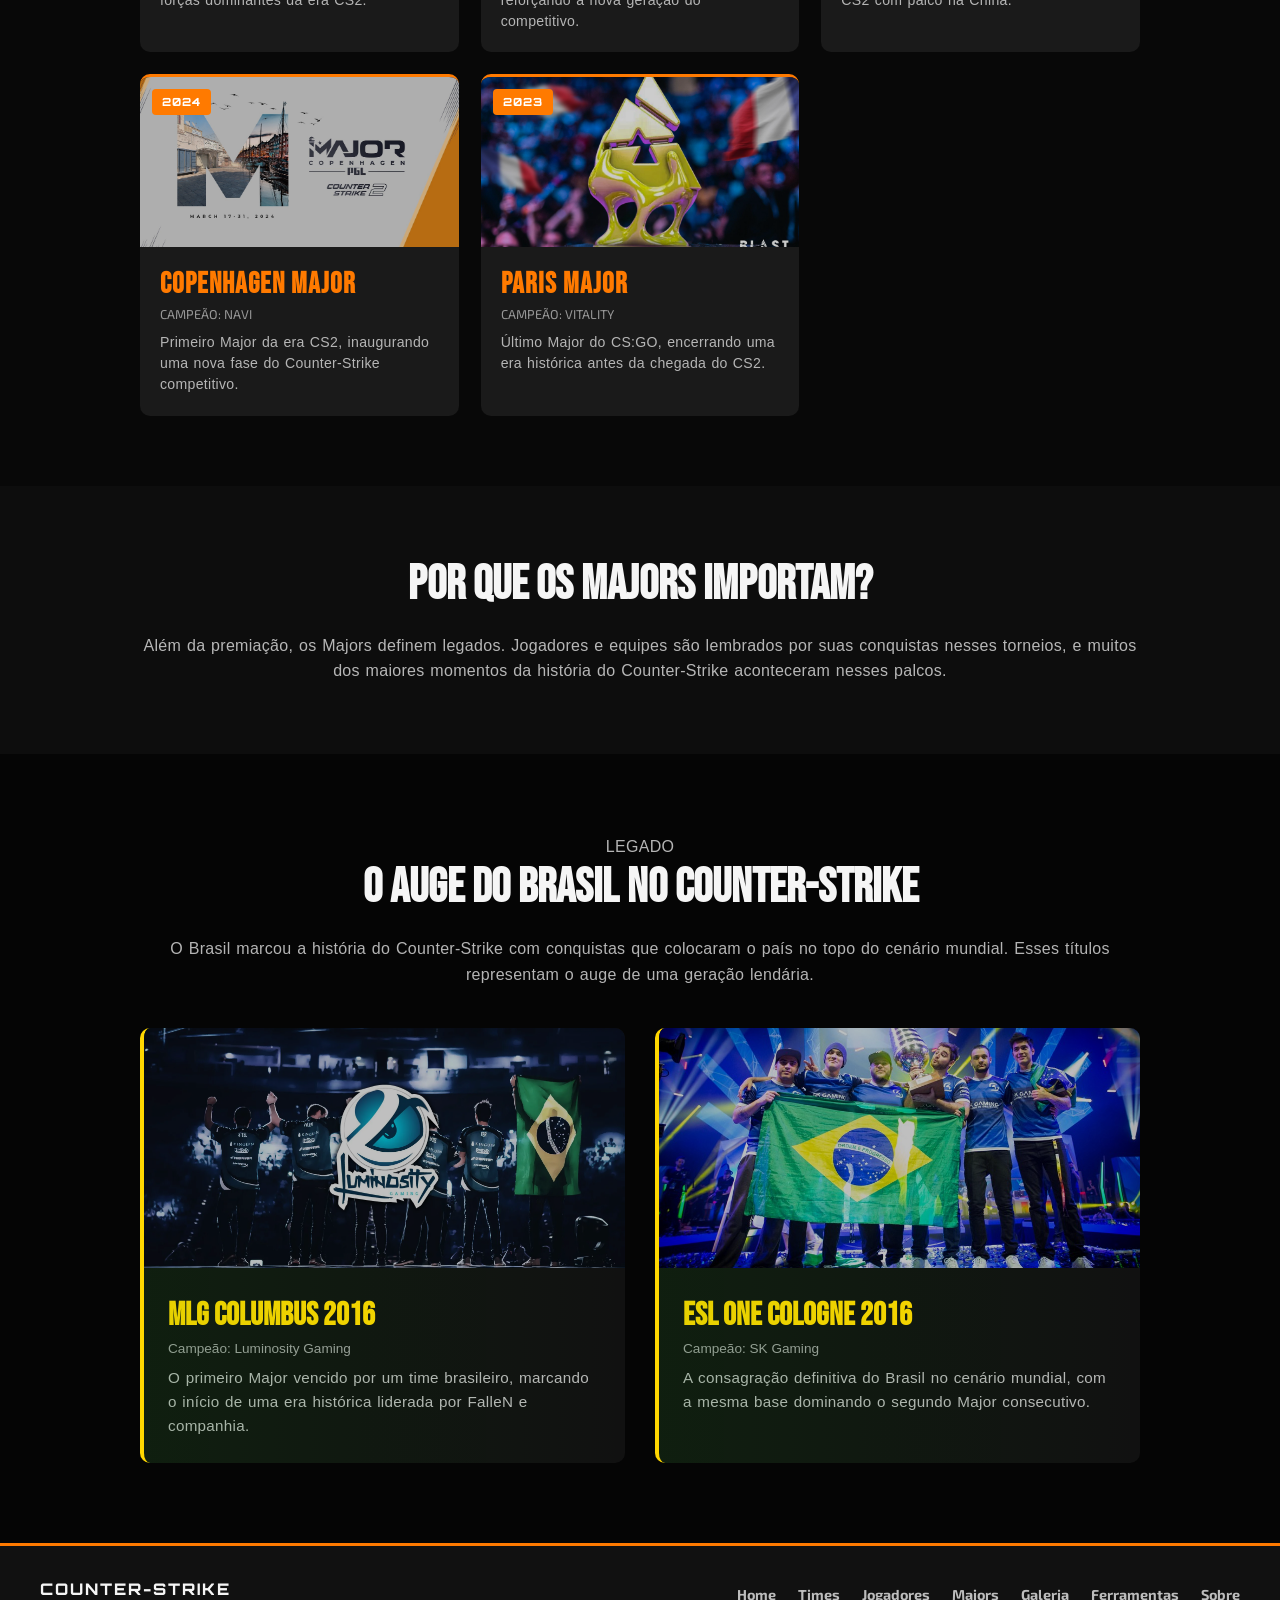
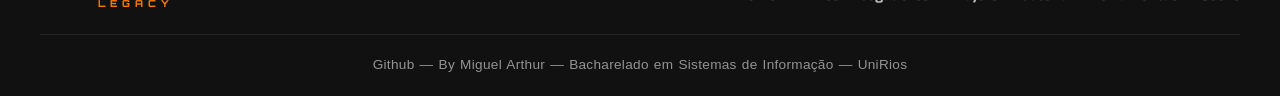
<file: pages/majors.html>
<!DOCTYPE html>
<html lang="pt-BR">

<head>
    <meta charset="UTF-8">
    <meta name="viewport" content="width=device-width, initial-scale=1.0">
    <title>CS Legacy — Majors</title>

    <link rel="stylesheet" href="../css/style.css">
    <link rel="stylesheet" href="../css/majors.css">

    <link rel="preconnect" href="https://fonts.googleapis.com">
    <link rel="preconnect" href="https://fonts.gstatic.com" crossorigin>
    <link
        href="https://fonts.googleapis.com/css2?family=Bebas+Neue&family=Exo+2:wght@700;800&family=Orbitron:wght@700&display=swap"
        rel="stylesheet">
</head>

<body>

    <header id="cabecalho">
        <a href="../index.html" id="logo">
            COUNTER-STRIKE <span>LEGACY</span>
        </a>

        <button id="menu-toggle" aria-label="Abrir menu">
            ☰
        </button>

        <nav id="nav-principal">
            <a href="../index.html" class="nav-link">Home</a>
            <a href="times.html" class="nav-link">Times</a>
            <a href="jogadores.html" class="nav-link">Jogadores</a>
            <a href="majors.html" class="nav-link ativo">Majors</a>
            <a href="galeria.html" class="nav-link">Galeria</a>
            <a href="ferramentas.html" class="nav-link">Ferramentas</a>
            <a href="sobre.html" class="nav-link">Sobre</a>
        </nav>
    </header>

    <main>

        <!-- HERO -->
        <section id="majors-hero">
            <p class="section-tag">CS2 • TORNEIOS</p>
            <h1>Os Maiores <span>Majors</span></h1>
            <p>
                Os Majors são os torneios mais importantes do Counter-Strike,
                reunindo as melhores equipes do mundo em busca do título mais prestigiado do cenário.
            </p>
        </section>

        <!-- O QUE É UM MAJOR -->
        <section class="majors-section">
            <div class="container">
                <h2>O que é um Major?</h2>
                <p>
                    Os Majors são campeonatos oficiais organizados pela Valve, considerados o ápice do cenário
                    competitivo.
                    Com premiações milionárias e enorme audiência global, vencer um Major é o maior objetivo de qualquer
                    equipe profissional.
                </p>
            </div>

            <div class="major-highlight">
                <img src="../images/ui/major_arena.jpg" alt="Arena Major">
                <p>Milhares de fãs assistem ao vivo os maiores confrontos do CS.</p>
            </div>
        </section>

        <!-- MAJORS IMPORTANTES -->
        <section class="majors-section dark">
            <div class="container">
                <h2>Últimos 5 Majors</h2>
                <p>
                    Uma linha do tempo com os torneios mais recentes que marcaram a transição
                    do CS:GO para o CS2 e ajudaram a definir o cenário competitivo atual.
                </p>

                <div class="majors-timeline">

                    <article class="major-card">
                        <span class="major-year">2025</span>
                        <img src="../images/ui/majors/budapest.png" alt="StarLadder Budapest Major 2025">
                        <div class="major-info">
                            <h3>Budapest Major</h3>
                            <span>Campeão: Vitality</span>
                            <p>Consolidação da Vitality como uma das forças dominantes da era CS2.</p>
                        </div>
                    </article>

                    <article class="major-card">
                        <span class="major-year">2025</span>
                        <img src="../images/ui/majors/austin.jpg" alt="BLAST.tv Austin Major 2025">
                        <div class="major-info">
                            <h3>Austin Major</h3>
                            <span>Campeão: Team Spirit</span>
                            <p>Um dos grandes palcos recentes do CS2, reforçando a nova geração do competitivo.</p>
                        </div>
                    </article>

                    <article class="major-card">
                        <span class="major-year">2024</span>
                        <img src="../images/ui/majors/shanghai.jpeg" alt="Perfect World Shanghai Major 2024">
                        <div class="major-info">
                            <h3>Shanghai Major</h3>
                            <span>Campeão: Team Spirit</span>
                            <p>Major que marcou a expansão global do CS2 com palco na China.</p>
                        </div>
                    </article>

                    <article class="major-card">
                        <span class="major-year">2024</span>
                        <img src="../images/ui/majors/copenhagen.jpeg" alt="PGL Copenhagen Major 2024">
                        <div class="major-info">
                            <h3>Copenhagen Major</h3>
                            <span>Campeão: NaVi</span>
                            <p>Primeiro Major da era CS2, inaugurando uma nova fase do Counter-Strike competitivo.</p>
                        </div>
                    </article>

                    <article class="major-card">
                        <span class="major-year">2023</span>
                        <img src="../images/ui/majors/paris.jpg" alt="BLAST.tv Paris Major 2023">
                        <div class="major-info">
                            <h3>Paris Major</h3>
                            <span>Campeão: Vitality</span>
                            <p>Último Major do CS:GO, encerrando uma era histórica antes da chegada do CS2.</p>
                        </div>
                    </article>

                </div>
            </div>
        </section>

        <!-- IMPORTÂNCIA -->
        <section class="majors-section">
            <div class="container">
                <h2>Por que os Majors importam?</h2>
                <p>
                    Além da premiação, os Majors definem legados. Jogadores e equipes são lembrados por suas conquistas
                    nesses torneios,
                    e muitos dos maiores momentos da história do Counter-Strike aconteceram nesses palcos.
                </p>
            </div>
        </section>

        <!-- Legado -->
        <section class="majors-section legacy-section">
            <div class="container">
                <p class="section-tag gold">LEGADO</p>
                <h2>O auge do Brasil no Counter-Strike</h2>
                <p>
                    O Brasil marcou a história do Counter-Strike com conquistas que colocaram o país
                    no topo do cenário mundial. Esses títulos representam o auge de uma geração lendária.
                </p>

                <div class="legacy-grid">

                    <article class="legacy-card">
                        <img src="../images/ui/majors/columbos.jpg" alt="MLG Columbus 2016">
                        <div class="legacy-info">
                            <h3>MLG Columbus 2016</h3>
                            <span>Campeão: Luminosity Gaming</span>
                            <p>
                                O primeiro Major vencido por um time brasileiro, marcando o início de uma era histórica
                                liderada por FalleN e companhia.
                            </p>
                        </div>
                    </article>

                    <article class="legacy-card">
                        <img src="../images/ui/majors/cologne.jpg" alt="ESL One Cologne 2016">
                        <div class="legacy-info">
                            <h3>ESL One Cologne 2016</h3>
                            <span>Campeão: SK Gaming</span>
                            <p>
                                A consagração definitiva do Brasil no cenário mundial, com a mesma base dominando
                                o segundo Major consecutivo.
                            </p>
                        </div>
                    </article>

                </div>
            </div>
        </section>
    </main>

    <footer id="rodape">

        <div id="footer-top">

            <a href="../index.html" id="footer-logo">
                COUNTER-STRIKE <span>LEGACY</span>
            </a>

            <nav id="footer-nav">
                <a href="../index.html">Home</a>
                <a href="times.html">Times</a>
                <a href="jogadores.html">Jogadores</a>
                <a href="majors.html">Majors</a>
                <a href="galeria.html">Galeria</a>
                <a href="ferramentas.html">Ferramentas</a>
                <a href="sobre.html">Sobre</a>
            </nav>

        </div>

        <div id="footer-bottom">
            <p>
                <a id="github" href="https://github.com/B1T3I/b1t3i.github.io" target="_blank" rel="noopener noreferrer">Github —
                </a> By Miguel Arthur — Bacharelado em Sistemas de Informação — UniRios
            </p>
        </div>

    </footer>

    <script src="../js/header.js"></script>
    <script src="../js/menu.js"></script>

</body>

</html>
</file>
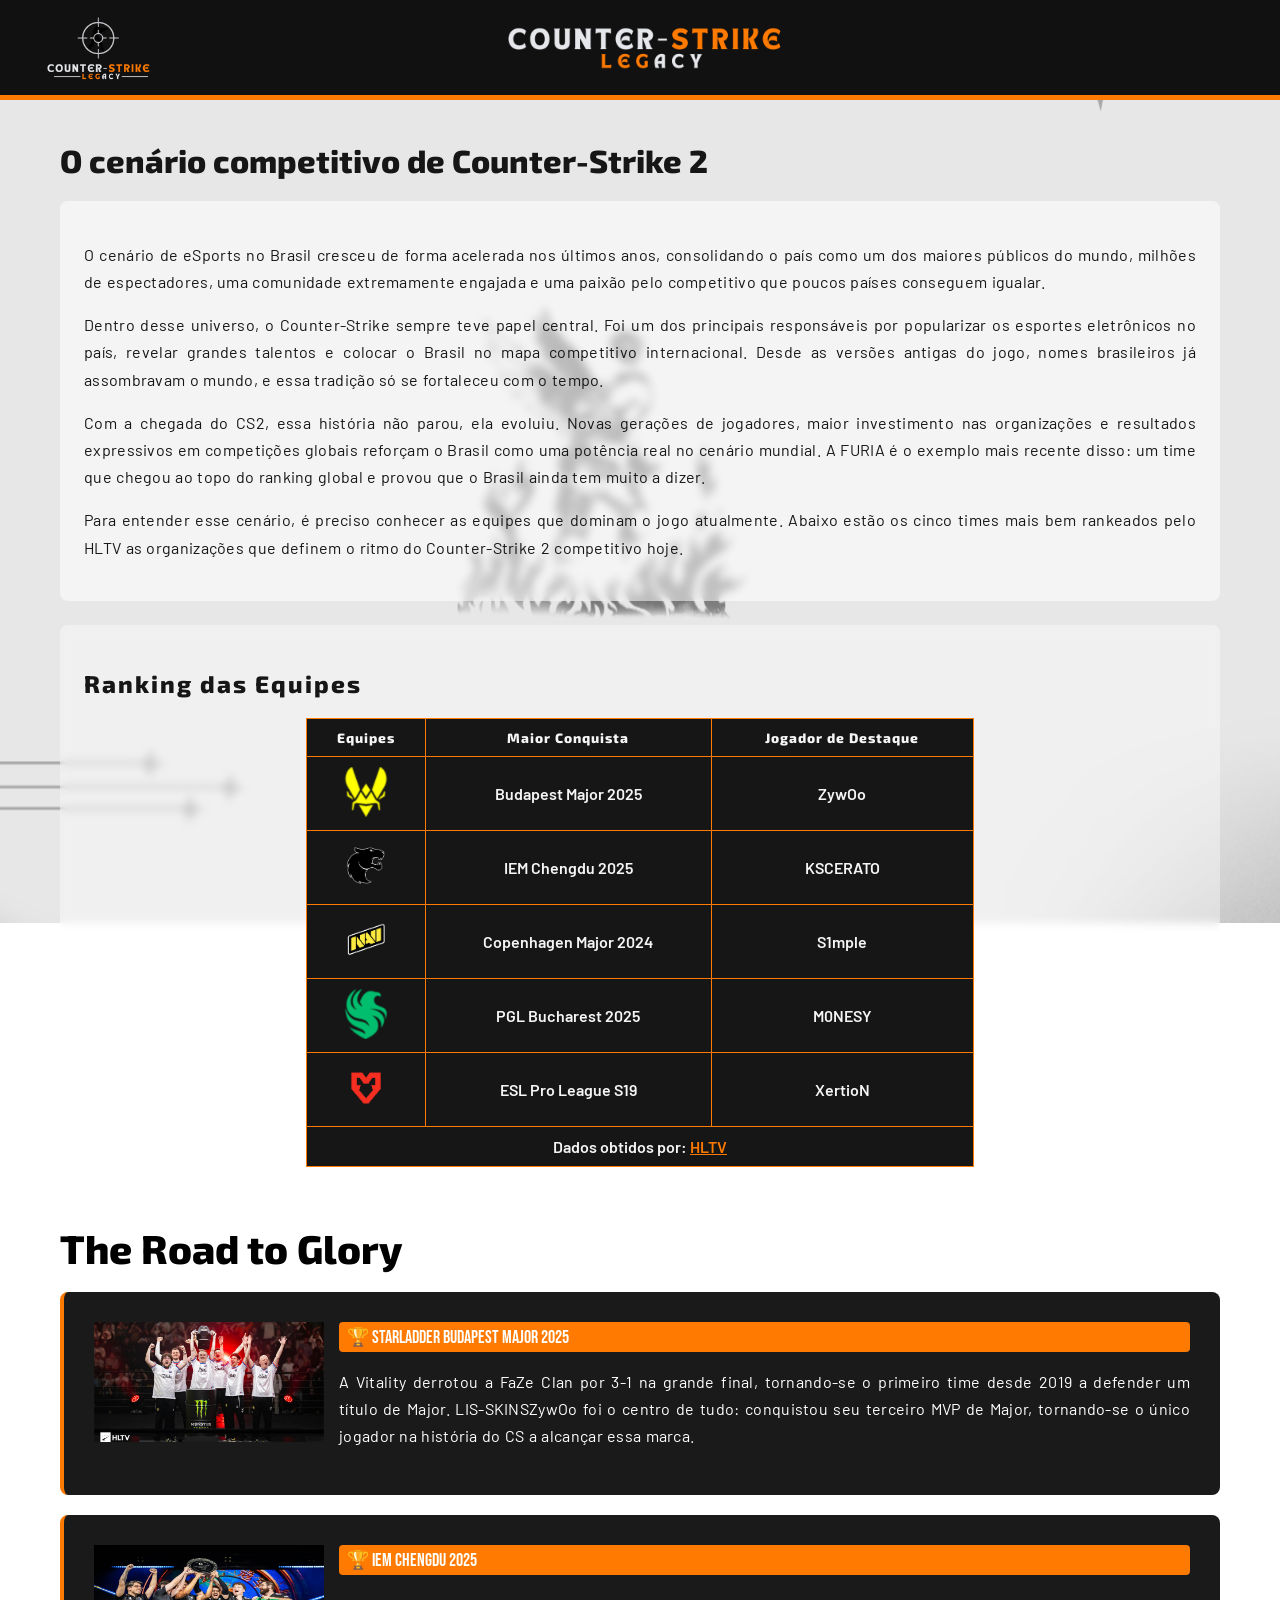
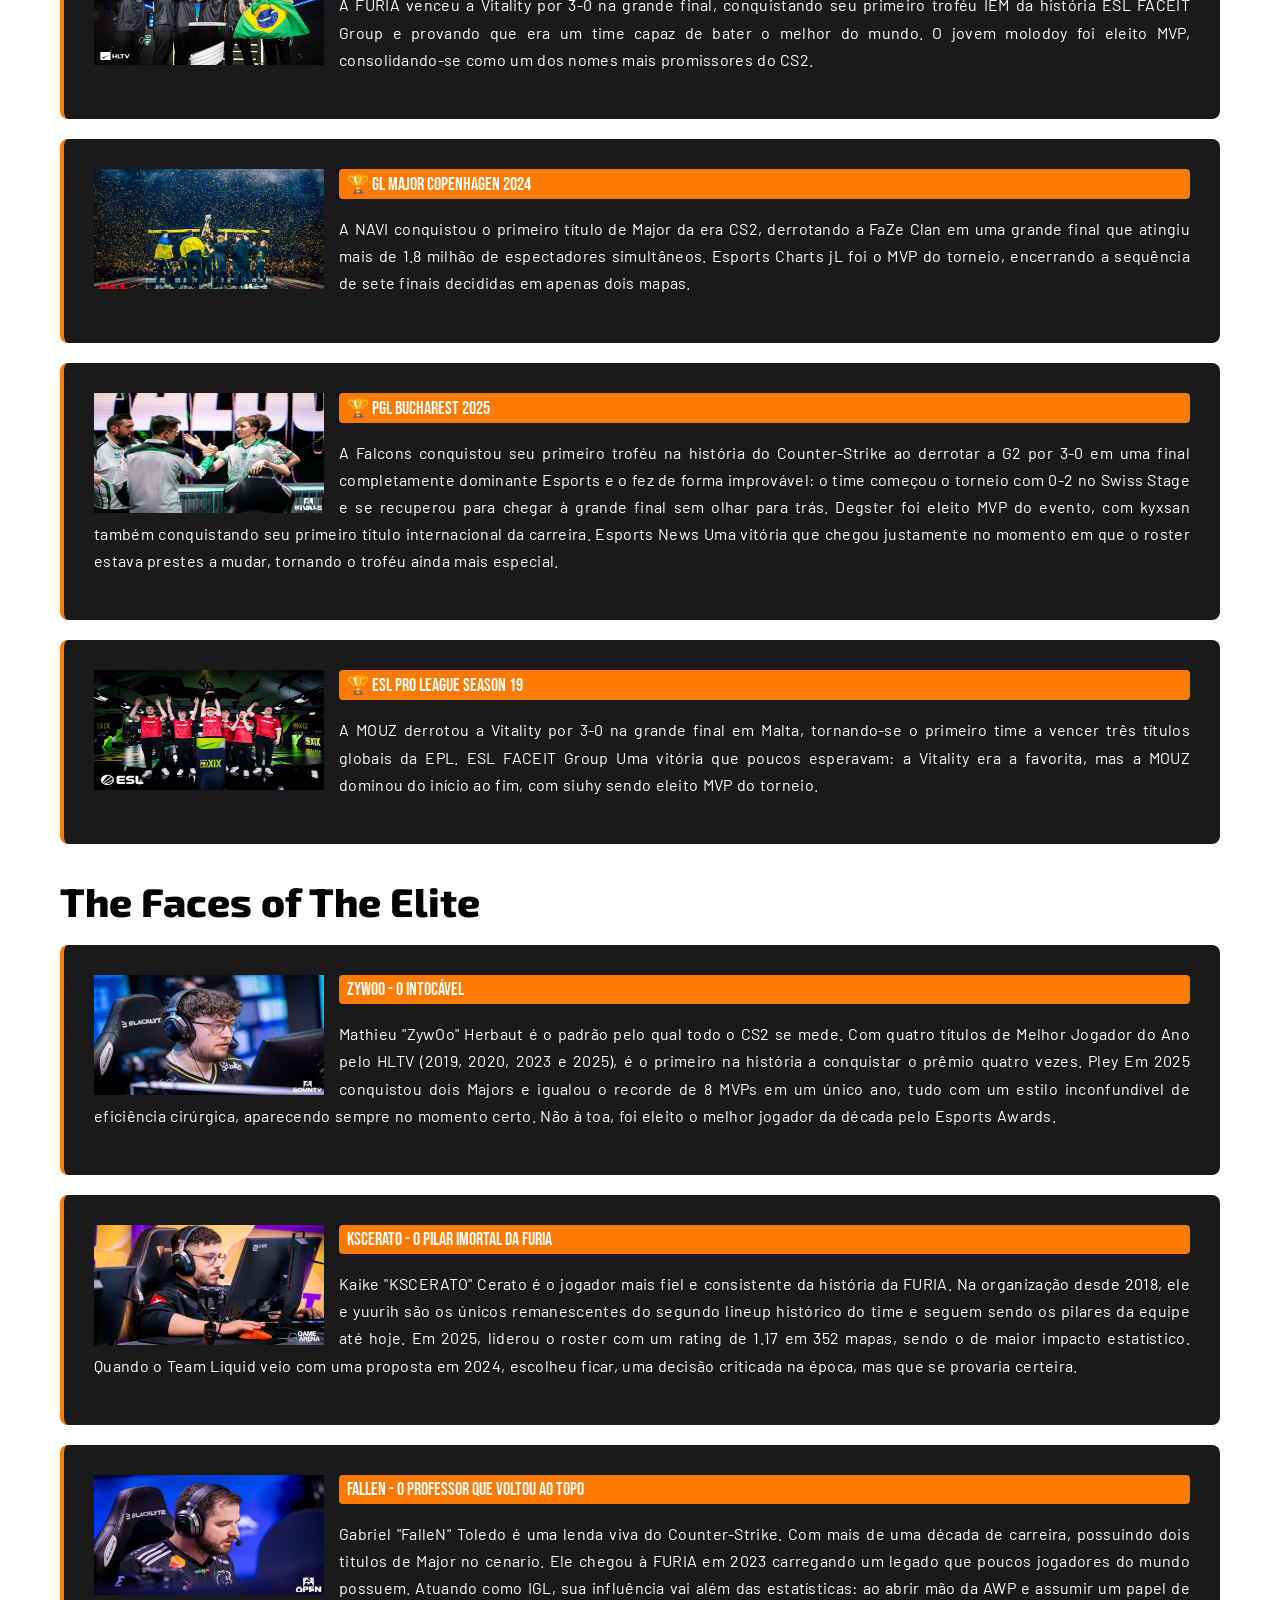
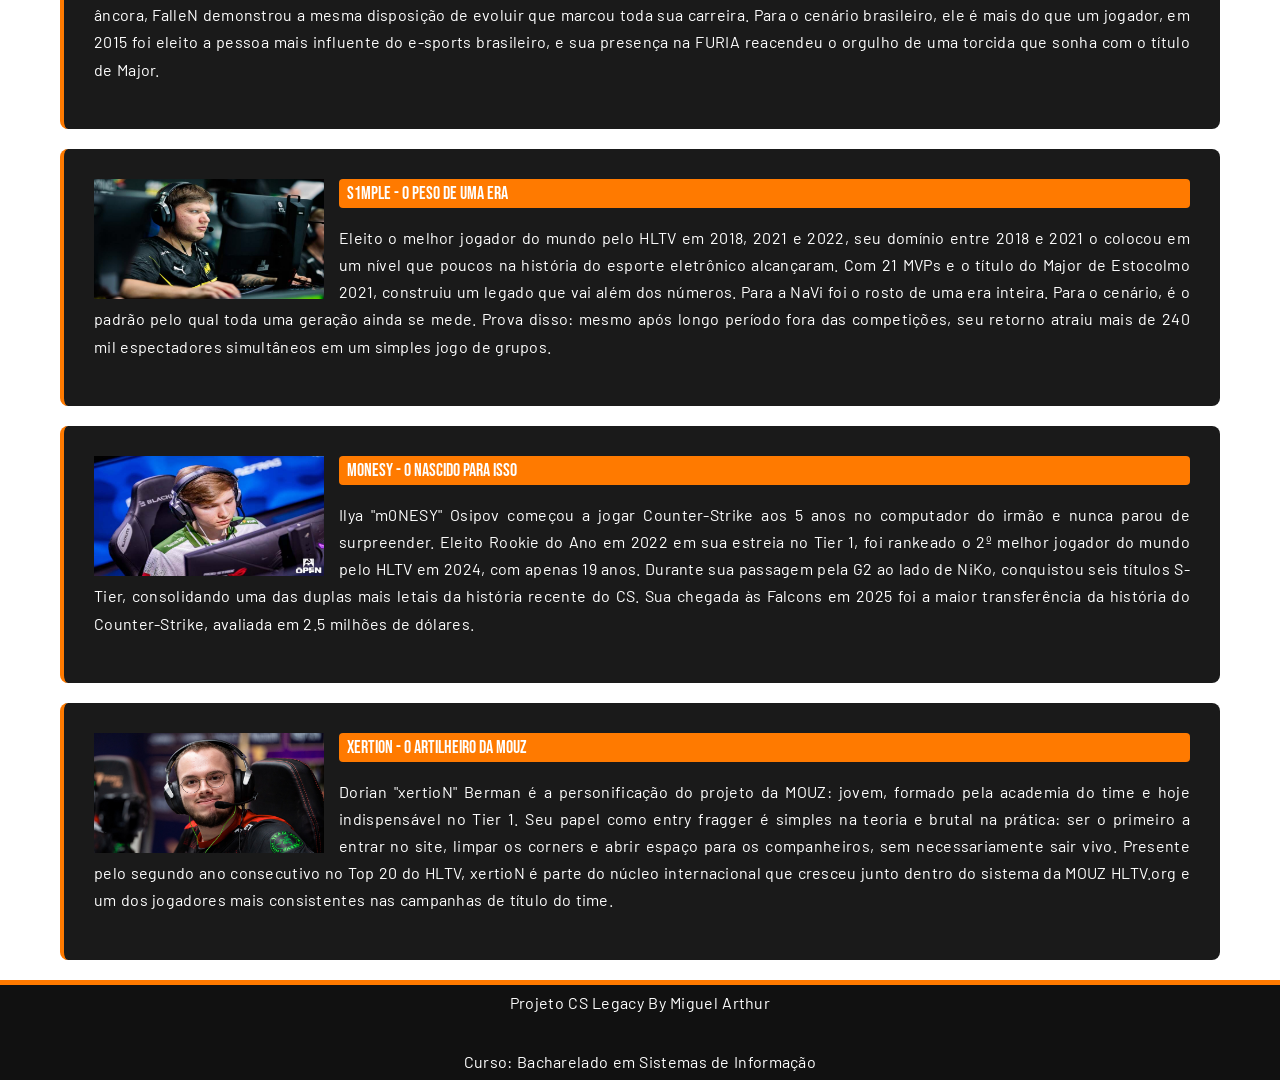
<file: pages/oldweb.html>
<!DOCTYPE html>
<html lang="pt-BR">

<head>
    <meta charset="UTF-8">
    <meta name="viewport" content="width=device-width, initial-scale=1.0">
    <title>CS Legacy</title>
    <link rel="stylesheet" href="../css/oldstyles.css">
    <link rel="preconnect" href="https://fonts.googleapis.com">
    <link rel="preconnect" href="https://fonts.gstatic.com" crossorigin>
    <link
        href="https://fonts.googleapis.com/css2?family=Barlow:wght@400;600&family=Bebas+Neue&family=Exo+2:wght@700;800&family=Orbitron:wght@700;800&family=Raleway:wght@700;800&display=swap"
        rel="stylesheet">
</head>

<body>
    <div id="cabecalho">
        <header>
            <img src="../images/ui/old/logo_definitiva.png" alt="Logo do Site" id="Logo-cabecalho">
            <img src="../images/ui/old/letreiro.png" alt="Letreiro do Site" id="letreiro-cabecalho">
        </header>

    </div>

    <div id="corpo">
        <main>
            <h1>O cenário competitivo de Counter-Strike 2</h1>
            <div id="apresentacao">
                <p>O cenário de eSports no Brasil cresceu de forma acelerada nos últimos anos, consolidando o país como
                    um dos maiores públicos do mundo, milhões de espectadores, uma comunidade extremamente engajada e
                    uma paixão pelo competitivo que poucos países conseguem igualar.</p>

                <p>Dentro desse universo, o Counter-Strike sempre teve papel central. Foi um dos principais responsáveis
                    por popularizar os esportes eletrônicos no país, revelar grandes talentos e colocar o Brasil no mapa
                    competitivo internacional. Desde as versões antigas do jogo, nomes brasileiros já assombravam o
                    mundo, e essa tradição só se fortaleceu com o tempo.</p>

                <p>Com a chegada do CS2, essa história não parou, ela evoluiu. Novas gerações de jogadores, maior
                    investimento nas organizações e resultados expressivos em competições globais reforçam o Brasil como
                    uma potência real no cenário mundial. A FURIA é o exemplo mais recente disso: um time que chegou ao
                    topo do ranking global e provou que o Brasil ainda tem muito a dizer.</p>

                <p>Para entender esse cenário, é preciso conhecer as equipes que dominam o jogo atualmente. Abaixo estão
                    os cinco times mais bem rankeados pelo HLTV as organizações que definem o ritmo do Counter-Strike 2
                    competitivo hoje.</p>
            </div>

            <section class="tabela">
                <h2 id="table-title">Ranking das Equipes</h2>
                <table>
                    <thead>
                        <tr>
                            <th>Equipes</th>
                            <th>Maior Conquista</th>
                            <th>Jogador de Destaque</th>
                        </tr>
                    </thead>
                    <tbody>
                        <tr>
                            <td><img src="../images/logos/vitalitylogo.png" alt="Logo da Vitality" class="teamslogo">
                            </td>
                            <td>Budapest Major 2025</td>
                            <td>ZywOo</td>
                        </tr>
                        <tr>
                            <td><img src="../images/logos/furialogo.png" alt="Logo da Furia" class="teamslogo"></td>
                            <td>IEM Chengdu 2025</td>
                            <td>KSCERATO</td>
                        </tr>
                        <tr>
                            <td><img src="../images/logos/navilogo.png" alt="Logo da Natus Vincere" class="teamslogo">
                            </td>
                            <td>Copenhagen Major 2024</td>
                            <td>S1mple</td>
                        </tr>
                        <tr>
                            <td><img src="../images/logos/falconslogo.png" alt="Logo da Falcons" class="teamslogo"></td>
                            <td>PGL Bucharest 2025</td>
                            <td>M0NESY</td>
                        </tr>
                        <tr>
                            <td><img src="../images/logos/mouzlogo.png" alt="Logo da Mouz" class="teamslogo"></td>
                            <td>ESL Pro League S19</td>
                            <td>XertioN</td>
                        </tr>
                        <tr>
                            <td colspan="3">Dados obtidos por: <a
                                    href="https://www.hltv.org/ranking/teams/2026/march/30" target="_blank"
                                    rel="noreferrer noopener">HLTV</a></td>
                        </tr>
                    </tbody>
                </table>
            </section>

            <section id="times">
                <h2>The Road to Glory</h2>

                <div class="cards-section">

                    <div class="card-team">
                        <img src="../images/times/vitality/win1.jpg" alt="Vitoria da Vitality no Major Budapest 2025"
                            class="card-image">
                        <span class="titulo-destaque">🏆 StarLadder Budapest Major 2025</span>
                        <p class="cards-text">A Vitality derrotou a FaZe Clan por 3-1 na grande final, tornando-se o
                            primeiro time desde 2019 a defender um título de Major. LIS-SKINSZywOo foi o centro de tudo:
                            conquistou seu terceiro MVP de Major, tornando-se o único jogador na história do CS a
                            alcançar essa marca.</p>
                    </div>
                    <div class="card-team">
                        <img src="../images/times/furia/win1.jpg" alt="Vitoria da Furia no IEM Chengdu 2025"
                            class="card-image">
                        <span class="titulo-destaque">🏆 IEM Chengdu 2025</span>
                        <p class="cards-text">A FURIA venceu a Vitality por 3-0 na grande final, conquistando seu
                            primeiro troféu IEM da história ESL FACEIT Group e provando que era um time capaz de bater o
                            melhor do mundo. O jovem molodoy foi eleito MVP, consolidando-se como um dos nomes mais
                            promissores do CS2.</p>
                    </div>
                    <div class="card-team">
                        <img src="../images/times/natus/win1.jpg"
                            alt="Vitoria da Natus Vincere no GL Major Copenhagen 2024" class="card-image">
                        <span class="titulo-destaque">🏆 GL Major Copenhagen 2024</span>
                        <p class="cards-text">A NAVI conquistou o primeiro título de Major da era CS2, derrotando a FaZe
                            Clan em uma grande final que atingiu mais de 1.8 milhão de espectadores simultâneos. Esports
                            Charts jL foi o MVP do torneio, encerrando a sequência de sete finais decididas em apenas
                            dois mapas.</p>
                    </div>
                    <div class="card-team">
                        <img src="../images/times/falcons/win1.jpg" alt="Falcons vice campeã para a Furia"
                            class="card-image">
                        <span class="titulo-destaque">🏆 PGL Bucharest 2025</span>
                        <p class="cards-text">A Falcons conquistou seu primeiro troféu na história do Counter-Strike ao
                            derrotar a G2 por 3-0 em uma final completamente dominante Esports e o fez de forma
                            improvável: o time começou o torneio com 0-2 no Swiss Stage e se recuperou para chegar à
                            grande final sem olhar para trás. Degster foi eleito MVP do evento, com kyxsan também
                            conquistando seu primeiro título internacional da carreira. Esports News Uma vitória que
                            chegou justamente no momento em que o roster estava prestes a mudar, tornando o troféu ainda
                            mais especial.</p>
                    </div>
                    <div class="card-team">
                        <img src="../images/times/mouz/win1.jpg" alt="Mouz vence ESL Pro League Season 19"
                            class="card-image">
                        <span class="titulo-destaque">🏆 ESL Pro League Season 19</span>
                        <p class="cards-text">A MOUZ derrotou a Vitality por 3-0 na grande final em Malta, tornando-se o
                            primeiro time a vencer três títulos globais da EPL. ESL FACEIT Group Uma vitória que poucos
                            esperavam: a Vitality era a favorita, mas a MOUZ dominou do início ao fim, com siuhy sendo
                            eleito MVP do torneio.</p>
                    </div>
                </div>
            </section>

            <section id="jogadores">
                <h2>The Faces of The Elite</h2>
                <div class="cards-section">

                    <div class="card-team">
                        <img src="../images/jogadores/zywoo.jpg" alt="Jogador ZywOo" class="card-image">
                        <span class="titulo-destaque">ZywOo - O Intocável</span>
                        <p class="cards-text">Mathieu "ZywOo" Herbaut é o padrão pelo qual todo o CS2 se mede. Com
                            quatro títulos de Melhor Jogador do Ano pelo HLTV (2019, 2020, 2023 e 2025), é o primeiro na
                            história a conquistar o prêmio quatro vezes. Pley Em 2025 conquistou dois Majors e igualou o
                            recorde de 8 MVPs em um único ano, tudo com um estilo inconfundível de eficiência cirúrgica,
                            aparecendo sempre no momento certo. Não à toa, foi eleito o melhor jogador da década pelo
                            Esports Awards.</p>
                    </div>
                    <div class="card-team">
                        <img src="../images/jogadores/kscerato.png" alt="Jogador KSCERATO" class="card-image">
                        <span class="titulo-destaque">KSCERATO - O Pilar Imortal da FURIA</span>
                        <p class="cards-text">Kaike "KSCERATO" Cerato é o jogador mais fiel e consistente da história da
                            FURIA. Na organização desde 2018, ele e yuurih são os únicos remanescentes do segundo lineup
                            histórico do time e seguem sendo os pilares da equipe até hoje. Em 2025, liderou o roster
                            com um rating de 1.17 em 352 mapas, sendo o de maior impacto estatístico. Quando o Team
                            Liquid veio com uma proposta em 2024, escolheu ficar, uma decisão criticada na época, mas
                            que se provaria certeira.</p>
                    </div>
                    <div class="card-team">
                        <img src="../images/jogadores/fallen.jpg" alt="Jogador Fallen" class="card-image">
                        <span class="titulo-destaque">Fallen - O Professor que Voltou ao Topo</span>
                        <p class="cards-text">Gabriel "FalleN" Toledo é uma lenda viva do Counter-Strike. Com mais de
                            uma década de carreira, possuindo dois titulos de Major no cenario. Ele chegou à FURIA em
                            2023 carregando um legado que poucos jogadores do mundo possuem. Atuando como IGL, sua
                            influência vai além das estatísticas: ao abrir mão da AWP e assumir um papel de âncora,
                            FalleN demonstrou a mesma disposição de evoluir que marcou toda sua carreira. Para o cenário
                            brasileiro, ele é mais do que um jogador, em 2015 foi eleito a pessoa mais influente do
                            e-sports brasileiro, e sua presença na FURIA reacendeu o orgulho de uma torcida que sonha
                            com o título de Major.</p>
                    </div>
                    <div class="card-team">
                        <img src="../images/jogadores/s1mple.jpg" alt="Jogador S1mple" class="card-image">
                        <span class="titulo-destaque">S1mple - O Peso de uma Era</span>
                        <p class="cards-text">Eleito o melhor jogador do mundo pelo HLTV em 2018, 2021 e 2022, seu
                            domínio entre 2018 e 2021 o colocou em um nível que poucos na história do esporte eletrônico
                            alcançaram. Com 21 MVPs e o título do Major de Estocolmo 2021, construiu um legado que vai
                            além dos números. Para a NaVi foi o rosto de uma era inteira. Para o cenário, é o padrão
                            pelo qual toda uma geração ainda se mede. Prova disso: mesmo após longo período fora das
                            competições, seu retorno atraiu mais de 240 mil espectadores simultâneos em um simples jogo
                            de grupos.</p>
                    </div>
                    <div class="card-team">
                        <img src="../images/jogadores/m0nesy.jpg" alt="Jogador M0nesy" class="card-image">
                        <span class="titulo-destaque">M0nesy - O Nascido Para Isso</span>
                        <p class="cards-text">Ilya "m0NESY" Osipov começou a jogar Counter-Strike aos 5 anos no
                            computador do irmão e nunca parou de surpreender. Eleito Rookie do Ano em 2022 em sua
                            estreia no Tier 1, foi rankeado o 2º melhor jogador do mundo pelo HLTV em 2024, com apenas
                            19 anos. Durante sua passagem pela G2 ao lado de NiKo, conquistou seis títulos S-Tier,
                            consolidando uma das duplas mais letais da história recente do CS. Sua chegada às Falcons em
                            2025 foi a maior transferência da história do Counter-Strike, avaliada em 2.5 milhões de
                            dólares.</p>
                    </div>
                    <div class="card-team">
                        <img src="../images/jogadores/xertion.jpg" alt="Jogador XertioN" class="card-image">
                        <span class="titulo-destaque">XertioN - O Artilheiro da MOUZ</span>
                        <p class="cards-text">Dorian "xertioN" Berman é a personificação do projeto da MOUZ: jovem,
                            formado pela academia do time e hoje indispensável no Tier 1. Seu papel como entry fragger é
                            simples na teoria e brutal na prática: ser o primeiro a entrar no site, limpar os corners e
                            abrir espaço para os companheiros, sem necessariamente sair vivo. Presente pelo segundo ano
                            consecutivo no Top 20 do HLTV, xertioN é parte do núcleo internacional que cresceu junto
                            dentro do sistema da MOUZ HLTV.org e um dos jogadores mais consistentes nas campanhas de
                            título do time.</p>

                    </div>
                </div>
            </section>
        </main>

    </div>

    <div id="rodape">
        <footer>
            <div class="footer-content">
                <p>Projeto CS Legacy By Miguel Arthur</p>
                <p>Curso: Bacharelado em Sistemas de Informação</p>
            </div>
        </footer>
    </div>
</body>

</html>
</file>
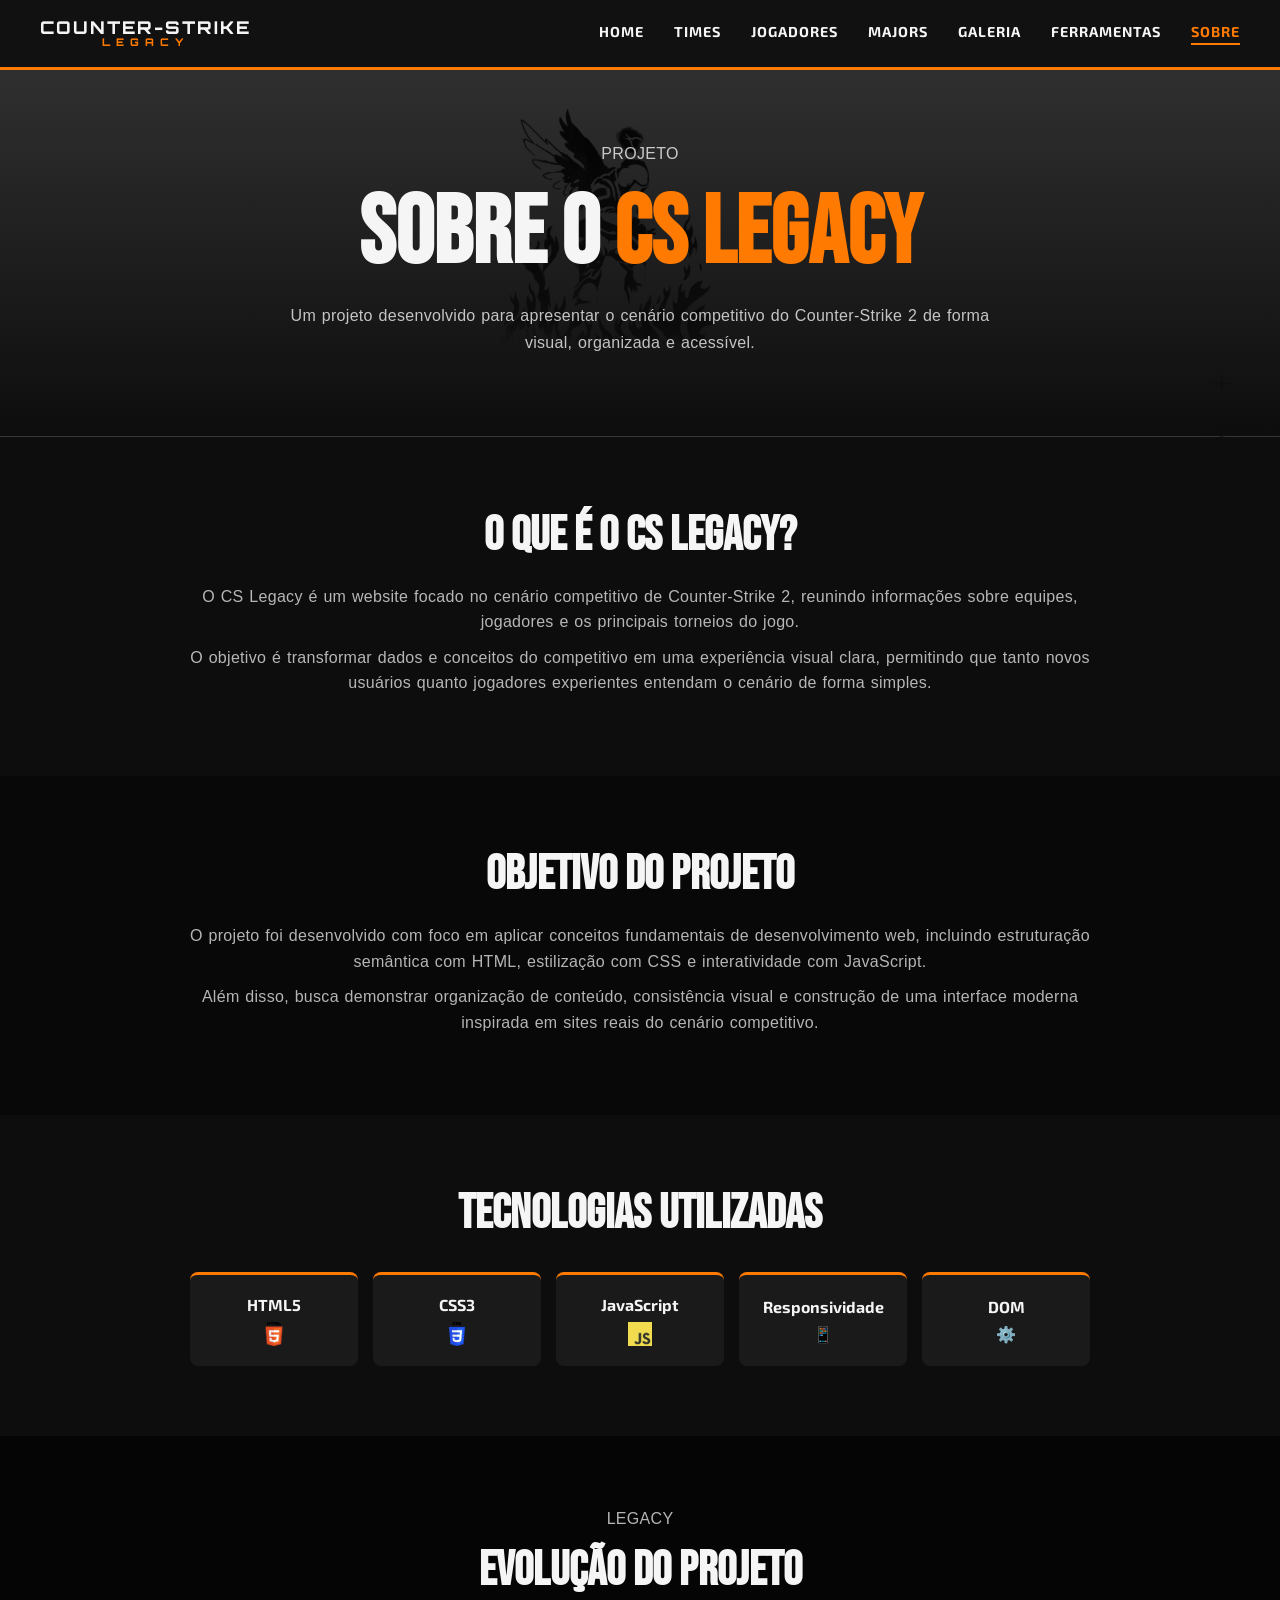
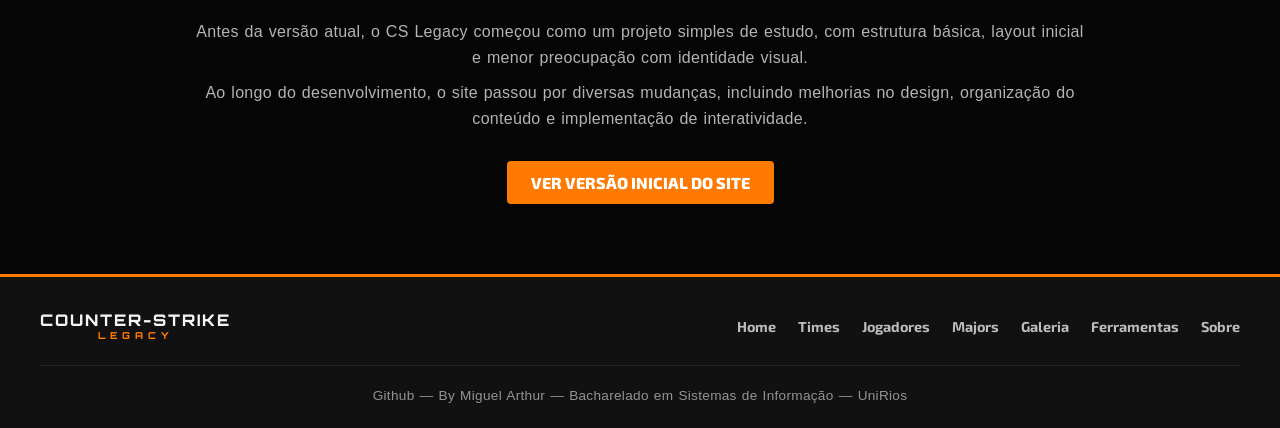
<file: pages/sobre.html>
<!DOCTYPE html>
<html lang="pt-BR">

<head>
    <meta charset="UTF-8">
    <meta name="viewport" content="width=device-width, initial-scale=1.0">
    <title>CS Legacy — Sobre</title>

    <link rel="stylesheet" href="../css/style.css">
    <link rel="stylesheet" href="../css/sobre.css">

    <link rel="preconnect" href="https://fonts.googleapis.com">
    <link rel="preconnect" href="https://fonts.gstatic.com" crossorigin>
    <link
        href="https://fonts.googleapis.com/css2?family=Bebas+Neue&family=Exo+2:wght@700;800&family=Orbitron:wght@700&display=swap"
        rel="stylesheet">
</head>

<body>

    <header id="cabecalho">
        <a href="../index.html" id="logo">
            COUNTER-STRIKE <span>LEGACY</span>
        </a>

        <button id="menu-toggle" aria-label="Abrir menu">
            ☰
        </button>

        <nav id="nav-principal">
            <a href="../index.html" class="nav-link">Home</a>
            <a href="times.html" class="nav-link">Times</a>
            <a href="jogadores.html" class="nav-link">Jogadores</a>
            <a href="majors.html" class="nav-link">Majors</a>
            <a href="galeria.html" class="nav-link">Galeria</a>
            <a href="ferramentas.html" class="nav-link">Ferramentas</a>
            <a href="sobre.html" class="nav-link ativo">Sobre</a>
        </nav>
    </header>

    <main>

        <!-- HERO -->
        <section id="sobre-hero">
            <p class="section-tag">PROJETO</p>
            <h1>Sobre o <span>CS Legacy</span></h1>
            <p>
                Um projeto desenvolvido para apresentar o cenário competitivo do Counter-Strike 2
                de forma visual, organizada e acessível.
            </p>
        </section>

        <!-- SOBRE O SITE -->
        <section class="sobre-section">
            <div class="container">
                <h2>O que é o CS Legacy?</h2>
                <p>
                    O CS Legacy é um website focado no cenário competitivo de Counter-Strike 2,
                    reunindo informações sobre equipes, jogadores e os principais torneios do jogo.
                </p>
                <p>
                    O objetivo é transformar dados e conceitos do competitivo em uma experiência visual clara,
                    permitindo que tanto novos usuários quanto jogadores experientes entendam o cenário de forma
                    simples.
                </p>
            </div>
        </section>

        <!-- OBJETIVO -->
        <section class="sobre-section dark">
            <div class="container">
                <h2>Objetivo do projeto</h2>
                <p>
                    O projeto foi desenvolvido com foco em aplicar conceitos fundamentais de desenvolvimento web,
                    incluindo estruturação semântica com HTML, estilização com CSS e interatividade com JavaScript.
                </p>
                <p>
                    Além disso, busca demonstrar organização de conteúdo, consistência visual e construção de uma
                    interface moderna inspirada em sites reais do cenário competitivo.
                </p>
            </div>
        </section>

        <!-- TECNOLOGIAS -->
        <section class="sobre-section">
            <div class="container">
                <h2>Tecnologias utilizadas</h2>

                <div class="tech-grid">

                    <div class="tech-card">
                        <span>HTML5</span>
                        <img src="../images/ui/tech/html.svg.png" alt="HTML">
                    </div>

                    <div class="tech-card">
                        <span>CSS3</span>
                        <img src="../images/ui/tech/css.svg.png" alt="CSS">
                    </div>

                    <div class="tech-card">
                        <span>JavaScript</span>
                        <img src="../images/ui/tech/js.png" alt="JavaScript">
                    </div>

                    <div class="tech-card">
                        <span>Responsividade</span>
                        <span>📱</span>
                    </div>

                    <div class="tech-card">
                        <span>DOM</span>
                        <span>⚙️</span>
                    </div>

                </div>
        </section>

        <!-- LEGACY -->
        <section class="sobre-section legacy">
            <div class="container">
                <p class="section-tag gold">LEGACY</p>
                <h2>Evolução do projeto</h2>

                <p>
                    Antes da versão atual, o CS Legacy começou como um projeto simples de estudo,
                    com estrutura básica, layout inicial e menor preocupação com identidade visual.
                </p>

                <p>
                    Ao longo do desenvolvimento, o site passou por diversas mudanças, incluindo melhorias
                    no design, organização do conteúdo e implementação de interatividade.
                </p>

                <a href="../pages/oldweb.html" class="btn-legacy">
                    Ver versão inicial do site
                </a>
            </div>
        </section>

    </main>

    <footer id="rodape">

        <div id="footer-top">

            <a href="../index.html" id="footer-logo">
                COUNTER-STRIKE <span>LEGACY</span>
            </a>

            <nav id="footer-nav">
                <a href="../index.html">Home</a>
                <a href="times.html">Times</a>
                <a href="jogadores.html">Jogadores</a>
                <a href="majors.html">Majors</a>
                <a href="galeria.html">Galeria</a>
                <a href="ferramentas.html">Ferramentas</a>
                <a href="sobre.html">Sobre</a>
            </nav>

        </div>

        <div id="footer-bottom">
            <p>
               <a id="github" href="https://github.com/B1T3I/b1t3i.github.io" target="_blank" rel="noopener noreferrer">Github —
                </a>By Miguel Arthur — Bacharelado em Sistemas de Informação — UniRios
            </p>
        </div>

    </footer>

    <script src="../js/menu.js"></script>
    <script src="../js/header.js"></script>

</body>

</html>
</file>
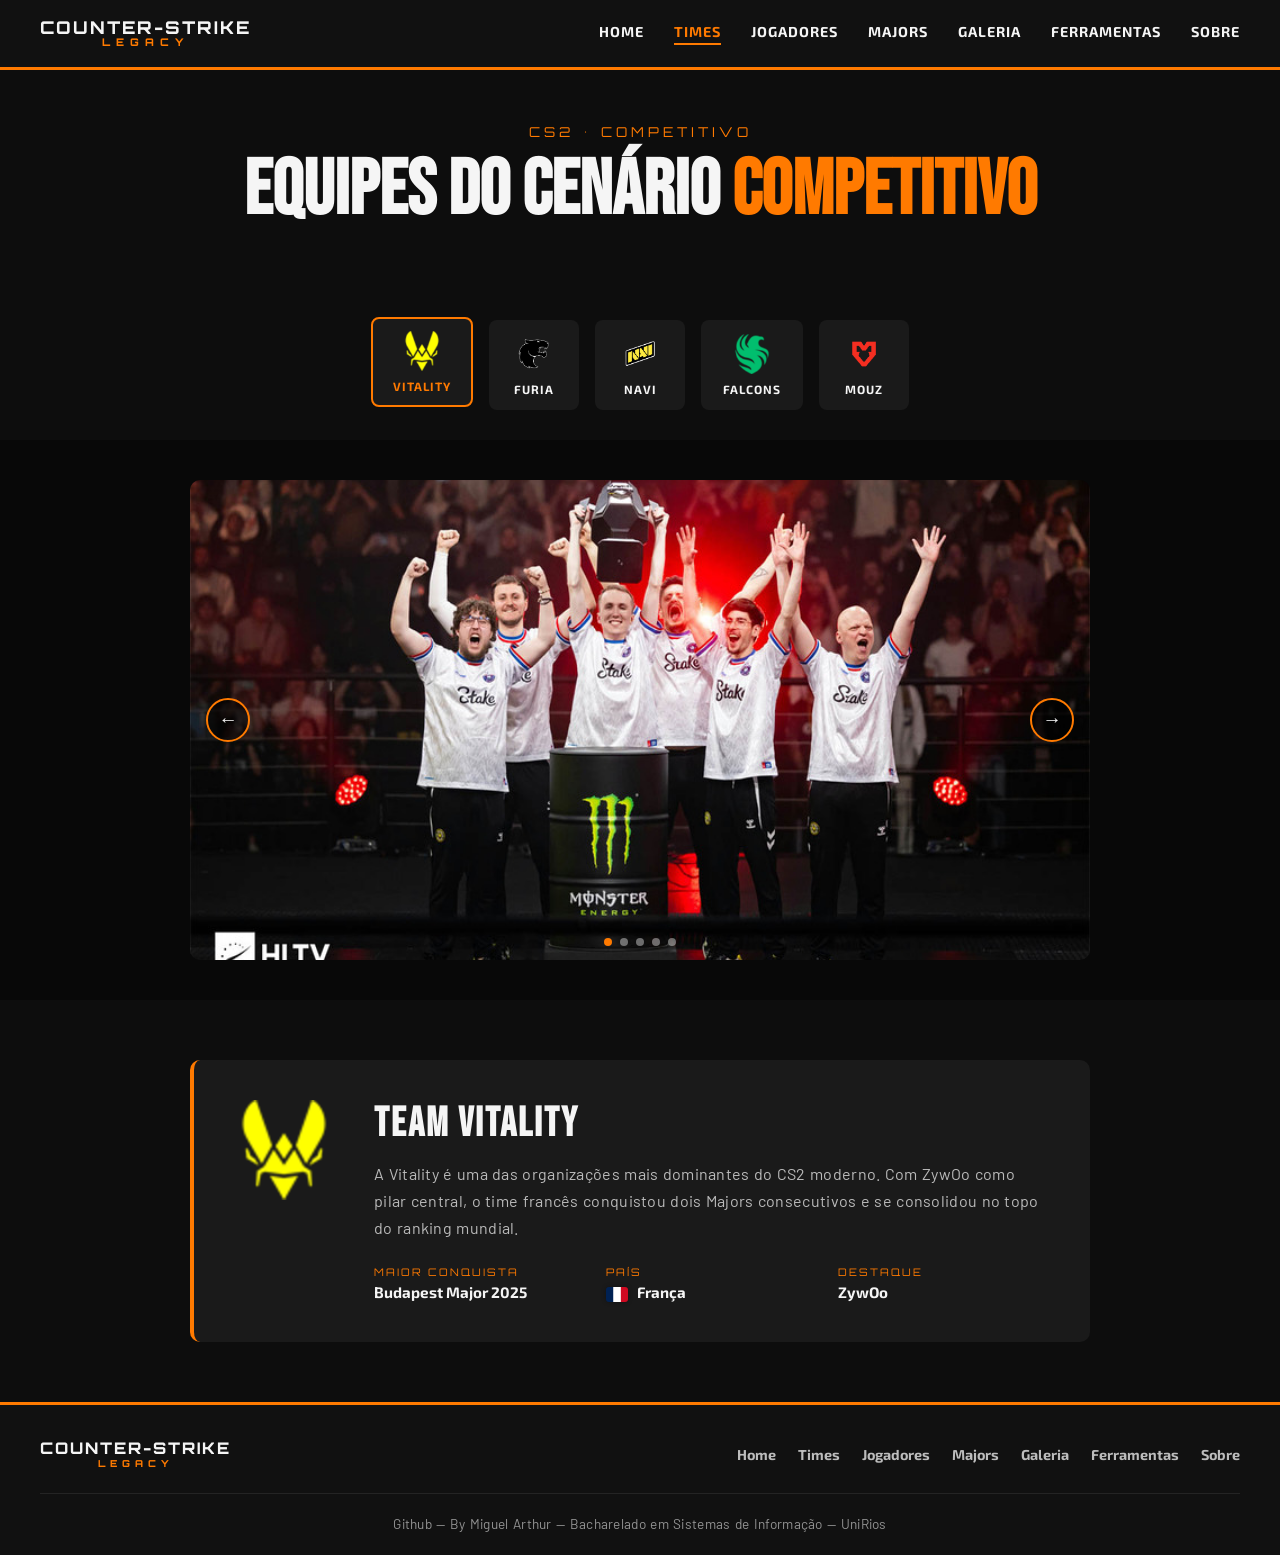
<file: pages/times.html>
<!DOCTYPE html>
<html lang="pt-BR">

<head>
    <meta charset="UTF-8">
    <meta name="viewport" content="width=device-width, initial-scale=1.0">
    <title>CS Legacy — Times</title>
    <link rel="stylesheet" href="../css/style.css">
    <link rel="stylesheet" href="../css/times.css">
    <link rel="preconnect" href="https://fonts.googleapis.com">
    <link rel="preconnect" href="https://fonts.gstatic.com" crossorigin>
    <link
        href="https://fonts.googleapis.com/css2?family=Barlow:wght@400;600&family=Bebas+Neue&family=Exo+2:wght@700;800&family=Orbitron:wght@700;800&family=Raleway:wght@700;800&display=swap"
        rel="stylesheet">
</head>

<body>

    <!-- HEADER — igual da home -->
    <header id="cabecalho">
        <a href="../index.html" id="logo">
            COUNTER-STRIKE <span>LEGACY</span>
        </a>

        <button id="menu-toggle" aria-label="Abrir menu">
            ☰
        </button>

        <nav id="nav-principal">
            <a href="../index.html" class="nav-link">Home</a>
            <a href="times.html" class="nav-link ativo">Times</a>
            <a href="jogadores.html" class="nav-link">Jogadores</a>
            <a href="majors.html" class="nav-link">Majors</a>
            <a href="galeria.html" class="nav-link">Galeria</a>
            <a href="ferramentas.html" class="nav-link">Ferramentas</a>
            <a href="sobre.html" class="nav-link">Sobre</a>
        </nav>
    </header>

    <main id="times-main">

        <!-- TÍTULO DA PÁGINA -->
        <section id="times-hero">
            <p id="times-subtitulo">CS2 • COMPETITIVO</p>
            <h1 id="times-titulo">Equipes do Cenário <span>Competitivo</span></h1>
        </section>

        <!-- SELETOR DE TIMES -->
        <!-- Os botões trocam o time ativo via JS -->
        <section id="seletor-times">
            <button class="btn-time ativo" data-time="vitality">
                <img src="../images/logos/vitalitylogo.png" alt="Vitality">
                <span>Vitality</span>
            </button>
            <button class="btn-time" data-time="furia">
                <img src="../images/logos/furialogo.png" alt="FURIA">
                <span>FURIA</span>
            </button>
            <button class="btn-time" data-time="navi">
                <img src="../images/logos/navilogo.png" alt="NaVi">
                <span>NaVi</span>
            </button>
            <button class="btn-time" data-time="falcons">
                <img src="../images/logos/falconslogo.png" alt="Falcons">
                <span>Falcons</span>
            </button>
            <button class="btn-time" data-time="mouz">
                <img src="../images/logos/mouzlogo.png" alt="MOUZ">
                <span>MOUZ</span>
            </button>
        </section>

        <!-- CARROSSEL -->
        <!-- O JS troca as imagens conforme o time selecionado -->
        <section id="carrossel-section">
            <div id="carrossel">
                <div id="carrossel-track">
                    <!-- Imagens injetadas pelo JS -->
                </div>
                <button id="btn-prev" aria-label="Anterior">&#8592;</button>
                <button id="btn-next" aria-label="Próximo">&#8594;</button>
                <div id="carrossel-dots">
                    <!-- Dots injetados pelo JS -->
                </div>
            </div>
        </section>

        <!-- CARD DO TIME -->
        <!-- O JS preenche as informações conforme o time selecionado -->
        <section id="card-time-section">
            <div id="card-time">
                <img id="card-logo" src="" alt="Logo do time">
                <div id="card-info">
                    <h2 id="card-nome"></h2>
                    <p id="card-descricao"></p>
                    <div id="card-detalhes">
                        <div class="detalhe">
                            <span class="detalhe-label">MAIOR CONQUISTA</span>
                            <span class="detalhe-valor" id="card-conquista"></span>
                        </div>
                        <div class="detalhe">
                            <span class="detalhe-label">PAÍS</span>
                            <span class="detalhe-valor" id="card-pais"></span>
                        </div>
                        <div class="detalhe">
                            <span class="detalhe-label">DESTAQUE</span>
                            <span class="detalhe-valor" id="card-destaque"></span>
                        </div>
                    </div>
                </div>
            </div>
        </section>

    </main>

    <!-- FOOTER -->
    <footer id="rodape">

        <div id="footer-top">

            <a href="../index.html" id="footer-logo">
                COUNTER-STRIKE <span>LEGACY</span>
            </a>

            <nav id="footer-nav">
                <a href="../index.html">Home</a>
                <a href="times.html">Times</a>
                <a href="jogadores.html">Jogadores</a>
                <a href="majors.html">Majors</a>
                <a href="galeria.html">Galeria</a>
                <a href="ferramentas.html">Ferramentas</a>
                <a href="sobre.html">Sobre</a>
            </nav>

        </div>

        <div id="footer-bottom">
            <p>
                <a id="github" href="https://github.com/B1T3I/b1t3i.github.io" target="_blank" rel="noopener noreferrer">Github —
                </a> By Miguel Arthur — Bacharelado em Sistemas de Informação — UniRios
            </p>
        </div>

    </footer>

    <script src="../js/menu.js"></script>
    <script src="../js/header.js"></script>
    <script src="../js/times.js"></script>

</body>

</html>
</file>
<file: css/style.css>
/* =============================================
   style.css — Estilos globais (todas as páginas)
   Projeto CS Legacy — Miguel Arthur
   ============================================= */

/* === Variáveis de cor === */
:root {
    --laranja: #FF7A00;
    --laranja-escuro: #cc6200;
    --preto: #111111;
    --preto-card: #1A1A1A;
    --branco: #F5F5F5;
    --texto: #161616;
}

/* === Reset básico === */
* {
    box-sizing: border-box;
    margin: 0;
    padding: 0;
}

body {
    font-family: 'Barlow', 'Segoe UI', Tahoma, Geneva, Verdana, sans-serif;
    background: #0d0d0d;
    color: var(--branco);
    min-width: 320px;
}

h1, h2, h3 {
    font-family: 'Exo 2', sans-serif;
    font-weight: 800;
}

p {
    line-height: 1.7;
    letter-spacing: 0.3px;
    word-spacing: 1px;
}

a {
    text-decoration: none;
    color: inherit;
}

/* === Parte do Header === */
#cabecalho {
    position: fixed;
    top: 0;
    left: 0;
    width: 100%;
    height: 70px;
    background-color: var(--preto);
    border-bottom: 3px solid var(--laranja);
    display: flex;
    align-items: center;
    justify-content: space-between;
    padding: 0 40px;
    z-index: 100;
}

#cabecalho.scrolled {
    background-color: rgba(17, 17, 17, 0.7);
    backdrop-filter: blur(10px);
}

#logo {
    font-family: 'Orbitron', sans-serif;
    font-size: 1.1rem;
    font-weight: 800;
    color: var(--branco);
    letter-spacing: 2px;
    text-transform: uppercase;
    text-decoration: none;
    line-height: 1.1;
}

#logo span {
    color: var(--laranja);
    display: block;
    font-size: 0.6em;
    letter-spacing: 6px;
    text-align: center;
}

#brasil {
    width: 50px;
    height: auto;
    border-radius: 4px;
}

/* === NAV === */
#nav-principal {
    display: flex;
    gap: 30px;
    align-items: center;
}

.nav-link {
    font-family: 'Exo 2', sans-serif;
    font-weight: 700;
    font-size: 0.9rem;
    letter-spacing: 1px;
    color: var(--branco);
    text-transform: uppercase;
    padding-bottom: 3px;
    border-bottom: 2px solid transparent;
    transition: color 0.2s ease, border-color 0.2s ease;
}

/* Hover e página ativa ficam com laranja embaixo */
.nav-link:hover,
.nav-link.ativo {
    color: var(--laranja);
    border-bottom: 2px solid var(--laranja);
}

/* === FOOTER === */
#rodape {
    background-color: var(--preto);
    border-top: 3px solid var(--laranja);

    padding: 35px 40px 20px;

    display: flex;
    flex-direction: column;
    gap: 25px;
}

#footer-top {
    display: flex;
    align-items: center;
    justify-content: space-between;
    gap: 30px;

    max-width: 1400px;
    width: 100%;
    margin: 0 auto;
}

#footer-logo {
    font-family: 'Orbitron', sans-serif;
    font-size: 1rem;
    font-weight: 800;
    color: var(--branco);
    letter-spacing: 2px;
    text-transform: uppercase;
    line-height: 1.1;
}

#footer-logo span {
    display: block;
    color: var(--laranja);
    font-size: 0.6em;
    letter-spacing: 5px;
    text-align: center;
}

#footer-nav {
    display: flex;
    flex-wrap: wrap;
    justify-content: center;
    gap: 22px;
}

#footer-nav a {
    font-family: 'Exo 2', sans-serif;
    font-size: 0.9rem;
    font-weight: 700;
    color: rgba(255,255,255,0.72);

    transition: color 0.2s ease;
}

#footer-nav a:hover {
    color: var(--laranja);
}

#footer-bottom {
    border-top: 1px solid rgba(255,255,255,0.08);
    padding-top: 18px;

    text-align: center;
}

#footer-bottom p {
    color: rgba(255, 255, 255, 0.55);
    font-size: 0.85rem;
    letter-spacing: 0.3px;
}

/* === MENU MOBILE === */

#menu-toggle {
    display: none;
    background: none;
    border: none;
    color: var(--branco);
    font-size: 2rem;
    cursor: pointer;
}

/* === Responsividade Mobile === */
@media (max-width: 768px) {
    #cabecalho {
        padding: 0 20px;
    }

    #logo {
        font-size: 0.85rem;
        height: auto;
    }

    #menu-toggle {
        display: block;
        z-index: 101;
    }

    #nav-principal {
        position: absolute;
        top: 70px;
        left: 0;

        width: 100%;
        background-color: rgba(17, 17, 17, 0.97);
        border-bottom: 3px solid var(--laranja);

        display: flex;
        flex-direction: column;
        align-items: center;

        gap: 0;

        max-height: 0;
        overflow: hidden;

        transition: max-height 0.3s ease;
    }

    #nav-principal.aberto {
        max-height: 360px;
    }

    .nav-link {
        width: 100%;
        text-align: center;
        padding: 16px 0;
        font-size: 0.85rem;
        border-bottom: 1px solid rgba(255,255,255,0.08);
    }

    .nav-link:hover,
    .nav-link.ativo {
        border-bottom: 1px solid rgba(255,255,255,0.08);
        color: var(--laranja);
    }
}
</file>
<file: css/home.css>
/* =============================================
   Projeto CS Legacy — Miguel Arthur
   Curso: Bacharelado em Sistema de Informações - UniRios
   ============================================= */
/* HERO */

#hero {
    position: relative;
    width: 100%;
    height: 100vh;
    display: flex;
    align-items: center;
    justify-content: center;
    text-align: center;
    background-image: url("../images/ui/cs_background.jpg");
    background-size: cover;
    background-position: center;
    background-attachment: fixed;
}

#hero-overlay {
    position: absolute;
    inset: 0;
    background: rgba(0, 0, 0, 0.65);
}

#hero-content {
    position: relative;
    z-index: 2;
    max-width: 800px;
    padding: 20px;
}

#hero-subtitulo {
    font-family: 'Orbitron', sans-serif;
    letter-spacing: 4px;
    font-size: 0.9rem;
    color: var(--laranja);
    margin-bottom: 14px;
}

#hero-titulo {
    font-family: 'Bebas Neue', sans-serif;
    font-size: clamp(3rem, 10vw, 7rem);
    line-height: 1;
    color: var(--branco);
    margin-bottom: 20px;
}

#hero-titulo span {
    color: var(--laranja);
}

#hero-descricao {
    max-width: 620px;
    margin: 0 auto 35px;
    font-size: 1.1rem;
    color: rgba(255, 255, 255, 0.8);
}

#hero-btn {
    display: inline-block;
    padding: 14px 40px;
    background-color: var(--laranja);
    border-radius: 4px;
    font-family: 'Exo 2', sans-serif;
    font-weight: 800;
    letter-spacing: 2px;

    transition: 0.2s ease;
}

#hero-btn:hover {
    background-color: var(--laranja-escuro);
    transform: translateY(-3px);
}

#scroll-indicator {
    position: absolute;
    bottom: 30px;
    left: 50%;
    transform: translateX(-50%);
    color: var(--laranja);
    font-size: 1.5rem;
    animation: bounce 1.5s infinite;
}

@keyframes bounce {

    0%,
    100% {
        transform: translateX(-50%) translateY(0);
    }

    50% {
        transform: translateX(-50%) translateY(8px);
    }
}

/* CURIOSIDADES */

#curiosidades {
    padding: 80px 40px;
    background-color: #0d0d0d;
    text-align: center;
}

#curiosidades-titulo {
    font-family: 'Orbitron', sans-serif;
    font-size: 1rem;
    letter-spacing: 4px;
    color: var(--laranja);
    margin-bottom: 50px;
}

#cards-curiosidades {
    display: grid;
    grid-template-columns: repeat(2, 1fr);
    gap: 30px;
    max-width: 900px;
    margin: 0 auto;
}

.card-curiosidade {
    background-color: var(--preto-card);
    border-top: 3px solid var(--laranja);
    border-radius: 10px;
    padding: 40px 30px;
    text-align: left;
    transition: transform 0.3s ease, box-shadow 0.3s ease;
}

.card-curiosidade:hover {
    transform: translateY(-5px);
    box-shadow: 0 8px 22px rgba(255, 122, 0, 0.2);
}

.card-icone {
    display: block;
    font-size: 2.5rem;
    margin-bottom: 18px;
    align-items: center;
    text-align: center;
}

.card-curiosidade h3 {
    font-size: 1.6rem;
    margin-bottom: 14px;
}

.card-curiosidade p {
    color: rgba(255, 255, 255, 0.68);
    line-height: 1.8;
}

#brasil {
    width: 50px;
    border-radius: 4px;
}

/* PREVIEW */

#preview {
    padding: 80px 40px;
    background-color: #111111;
    text-align: center;
}

#preview-titulo {
    font-family: 'Orbitron', sans-serif;
    font-size: 1rem;
    letter-spacing: 4px;
    color: var(--laranja);
    margin-bottom: 50px;
}

#preview-cards {
    display: grid;
    grid-template-columns: repeat(3, 1fr);
    gap: 28px;
    max-width: 1100px;
    margin: 0 auto;
}

.preview-card {
    position: relative;
    overflow: hidden;
    min-height: 240px;
    border-radius: 10px;
    border-left: 4px solid var(--laranja);
    display: flex;
    align-items: center;
    justify-content: center;
    text-align: center;
    background-size: cover;
    background-position: center;
    background-repeat: no-repeat;

    transition:
        transform 0.3s ease,
        box-shadow 0.3s ease;
}

.preview-card::before {
    content: "";
    position: absolute;
    inset: 0;
    background:
        linear-gradient(rgba(0, 0, 0, 0.45),
            rgba(0, 0, 0, 0.82));

    z-index: 1;
}

.preview-card:hover {
    transform: translateY(-6px);
    box-shadow: 0 8px 24px rgba(255, 122, 0, 0.22);
}

.preview-overlay {
    position: relative;
    z-index: 2;
    padding: 24px;
}

.preview-overlay h3 {
    font-family: 'Exo 2', sans-serif;
    font-size: 2rem;
    color: var(--laranja);
    margin-bottom: 12px;
}

.preview-overlay p {
    max-width: 280px;
    color: rgba(255, 255, 255, 0.82);
    line-height: 1.7;
}

/* IMAGENS */

.preview-times {
    background-image:
        url("../images/ui/previews/times.png");
}

.preview-jogadores {
    background-image:
        url("../images/ui/previews/jogadores2.png");

    background-position: center top;
}

.preview-majors {
    background-image:
        url("../images/ui/previews/major_arena.jpg");
}

.preview-galeria {
    background-image:
        url("../images/ui/previews/galeria.png");
}

.preview-sobre {
    background-image:
        url("../images/ui/previews/sobre.png");
}

/* RESPONSIVIDADE */

@media (max-width: 900px) {

    #preview-cards {
        grid-template-columns: repeat(2, 1fr);
    }

    #cards-curiosidades {
        grid-template-columns: 1fr;
    }

}

@media (max-width: 600px) {

    #hero {
        background-attachment: scroll;
    }

    #preview,
    #curiosidades {
        padding: 60px 20px;
    }

    #preview-cards {
        grid-template-columns: 1fr;
    }

}
</file>
<file: css/ferramentas.css>
/* =============================================
   ferramentas.css
   Projeto CS Legacy — Miguel Arthur
   ============================================= */

#ferramentas-hero {
    padding: 130px 40px 70px;
    text-align: center;
    background:
        linear-gradient(rgba(0, 0, 0, 0.75), #0d0d0d),
        url("../images/ui/cs_background.jpg");
    background-size: cover;
    background-position: center;
}

.section-tag {
    font-family: 'Orbitron', sans-serif;
    font-size: 0.85rem;
    letter-spacing: 4px;
    color: var(--laranja);
    margin-bottom: 10px;
}

#ferramentas-hero h1 {
    font-family: 'Bebas Neue', sans-serif;
    font-size: clamp(3rem, 8vw, 6rem);
    color: var(--branco);
    line-height: 1;
}

#ferramentas-hero h1 span { color: var(--laranja); }

#ferramentas-hero p {
    max-width: 600px;
    margin: 12px auto 0;
    color: rgba(255, 255, 255, 0.7);
}

/* SEÇÃO */
#ferramentas-section {
    padding: 60px 40px 80px;
    background-color: #0d0d0d;
    max-width: 1000px;
    margin: 0 auto;
}

/* TABS */
#tabs {
    display: flex;
    gap: 12px;
    margin-bottom: 40px;
    flex-wrap: wrap;
}

.tab-btn {
    background-color: var(--preto-card);
    border: 2px solid transparent;
    color: rgba(255, 255, 255, 0.6);
    padding: 12px 24px;
    border-radius: 8px;
    font-family: 'Exo 2', sans-serif;
    font-weight: 800;
    font-size: 0.9rem;
    letter-spacing: 1px;
    cursor: pointer;
    transition: 0.2s ease;
}

.tab-btn:hover,
.tab-btn.ativo {
    border-color: var(--laranja);
    color: var(--laranja);
}

.tab-content { display: none; }
.tab-content.ativo { display: block; }

.ferramenta-descricao {
    color: rgba(255, 255, 255, 0.6);
    margin-bottom: 28px;
}

/* CARD */
.ferramenta-card {
    background-color: var(--preto-card);
    border-left: 4px solid var(--laranja);
    border-radius: 10px;
    padding: 36px;
    display: flex;
    flex-direction: column;
    gap: 24px;
}

/* CAMPOS */
.campo-grupo {
    display: flex;
    flex-direction: column;
    gap: 8px;
}

.campo-grupo label {
    font-family: 'Orbitron', sans-serif;
    font-size: 0.7rem;
    letter-spacing: 2px;
    color: var(--laranja);
    text-transform: uppercase;
}

.campo-grupo input,
.campo-grupo select {
    background-color: #0d0d0d;
    border: 2px solid rgba(255, 255, 255, 0.1);
    border-radius: 6px;
    color: var(--branco);
    font-family: 'Barlow', sans-serif;
    font-size: 1rem;
    padding: 12px 16px;
    transition: border-color 0.2s ease;
    width: 100%;
}

.campo-grupo input:focus,
.campo-grupo select:focus {
    outline: none;
    border-color: var(--laranja);
}

.campo-grupo select option {
    background-color: #1a1a1a;
}

/* TECLA SELECIONADA DISPLAY */
#tecla-selecionada-display {
    display: flex;
    align-items: center;
    gap: 12px;
    background-color: #0d0d0d;
    border: 2px solid rgba(255, 255, 255, 0.1);
    border-radius: 6px;
    padding: 12px 16px;
    min-height: 48px;
}

#tecla-display-texto {
    color: rgba(255, 255, 255, 0.4);
    font-style: italic;
    flex: 1;
}

#tecla-display-texto.ativa {
    color: var(--laranja);
    font-family: 'Orbitron', sans-serif;
    font-weight: 800;
    font-style: normal;
    font-size: 1.1rem;
}

#btn-limpar-tecla {
    background: none;
    border: 1px solid rgba(255,255,255,0.2);
    color: rgba(255,255,255,0.5);
    border-radius: 4px;
    padding: 4px 10px;
    font-size: 0.8rem;
    cursor: pointer;
    transition: 0.2s;
}

#btn-limpar-tecla:hover {
    border-color: var(--laranja);
    color: var(--laranja);
}

/* TECLADO VIRTUAL */
#teclado-virtual {
    display: flex;
    flex-direction: column;
    gap: 6px;
    overflow-x: auto;
    padding-bottom: 4px;
}

.teclado-linha {
    display: flex;
    gap: 5px;
    align-items: center;
    flex-wrap: nowrap;
}

.teclado-label {
    font-family: 'Orbitron', sans-serif;
    font-size: 0.6rem;
    color: rgba(255,255,255,0.3);
    letter-spacing: 1px;
    min-width: 50px;
    text-transform: uppercase;
}

.tecla {
    background-color: #1a1a1a;
    border: 1px solid rgba(255, 255, 255, 0.15);
    border-bottom: 3px solid rgba(255,255,255,0.08);
    color: var(--branco);
    border-radius: 5px;
    padding: 8px 0;
    min-width: 42px;
    font-family: 'Barlow', sans-serif;
    font-size: 0.78rem;
    font-weight: 600;
    cursor: pointer;
    transition: 0.15s ease;
    text-align: center;
}

.tecla:hover {
    background-color: #2a2a2a;
    border-color: var(--laranja);
    color: var(--laranja);
}

.tecla.selecionada {
    background-color: var(--laranja);
    border-color: var(--laranja-escuro);
    color: #fff;
}

.tecla-larga { min-width: 64px; }

/* ARMAS */
#armas-container {
    display: flex;
    flex-direction: column;
    gap: 20px;
}

.armas-grupo-titulo {
    font-family: 'Orbitron', sans-serif;
    font-size: 0.7rem;
    letter-spacing: 2px;
    color: rgba(255,255,255,0.4);
    text-transform: uppercase;
    margin-bottom: 10px;
}

.armas-grid {
    display: flex;
    flex-wrap: wrap;
    gap: 8px;
}

.arma-btn {
    background-color: #111;
    border: 1px solid rgba(255,255,255,0.1);
    color: var(--branco);
    border-radius: 6px;
    padding: 8px 14px;
    font-family: 'Barlow', sans-serif;
    font-size: 0.85rem;
    font-weight: 600;
    cursor: pointer;
    display: flex;
    flex-direction: column;
    align-items: center;
    gap: 2px;
    transition: 0.15s ease;
    min-width: 90px;
}

.arma-btn:hover {
    border-color: var(--laranja);
    color: var(--laranja);
}

.arma-btn.selecionada {
    background-color: rgba(255, 122, 0, 0.15);
    border-color: var(--laranja);
    color: var(--laranja);
}

.arma-preco {
    font-size: 0.72rem;
    color: rgba(255,255,255,0.35);
    font-weight: 400;
}

.arma-btn.selecionada .arma-preco {
    color: rgba(255,122,0,0.6);
}

/* ITENS SELECIONADOS */
#itens-selecionados {
    display: flex;
    flex-direction: column;
    gap: 10px;
}

#itens-lista {
    display: flex;
    flex-wrap: wrap;
    gap: 8px;
    min-height: 36px;
    align-items: center;
}

#itens-vazio {
    color: rgba(255,255,255,0.3);
    font-style: italic;
    font-size: 0.9rem;
}

.item-tag {
    background-color: rgba(255,122,0,0.15);
    border: 1px solid var(--laranja);
    color: var(--laranja);
    border-radius: 4px;
    padding: 4px 10px;
    font-size: 0.8rem;
    font-family: 'Barlow', sans-serif;
    font-weight: 600;
}

#btn-limpar-itens {
    background: none;
    border: 1px solid rgba(255,255,255,0.15);
    color: rgba(255,255,255,0.4);
    border-radius: 4px;
    padding: 6px 14px;
    font-size: 0.8rem;
    cursor: pointer;
    align-self: flex-start;
    transition: 0.2s;
}

#btn-limpar-itens:hover {
    border-color: var(--laranja);
    color: var(--laranja);
}

/* BOTÃO GERAR */
.btn-gerar {
    background-color: var(--laranja);
    color: #fff;
    border: none;
    border-radius: 6px;
    font-family: 'Exo 2', sans-serif;
    font-weight: 800;
    font-size: 1rem;
    letter-spacing: 2px;
    text-transform: uppercase;
    padding: 14px 32px;
    cursor: pointer;
    align-self: flex-start;
    transition: background-color 0.2s ease, transform 0.2s ease;
}

.btn-gerar:hover {
    background-color: var(--laranja-escuro);
    transform: translateY(-2px);
}

/* RESULTADO */
.resultado-box {
    background-color: #0d0d0d;
    border: 2px solid rgba(255, 122, 0, 0.3);
    border-radius: 8px;
    padding: 24px;
    flex-direction: column;
    gap: 14px;
}

.resultado-label {
    font-family: 'Orbitron', sans-serif;
    font-size: 0.7rem;
    letter-spacing: 2px;
    color: var(--laranja);
    text-transform: uppercase;
}

.resultado-codigo {
    display: flex;
    align-items: center;
    gap: 12px;
    background-color: #111;
    border-radius: 6px;
    padding: 14px 16px;
    border: 1px solid rgba(255,255,255,0.08);
}

.resultado-codigo code {
    font-family: 'Courier New', monospace;
    font-size: 0.95rem;
    color: #4ade80;
    flex: 1;
    word-break: break-all;
}

.btn-copiar {
    background: none;
    border: none;
    font-size: 1.2rem;
    cursor: pointer;
    padding: 4px;
    transition: transform 0.2s ease;
    flex-shrink: 0;
}

.btn-copiar:hover { transform: scale(1.2); }

.resultado-dica {
    font-size: 0.85rem;
    color: rgba(255,255,255,0.4);
}

/* SENSI */
.sensi-inputs {
    display: grid;
    grid-template-columns: 1fr 1fr 1fr 1fr;
    gap: 16px;
}

.sensi-resultado-grid {
    display: grid;
    grid-template-columns: repeat(4, 1fr);
    gap: 16px;
    margin-bottom: 14px;
}

.sensi-stat {
    background-color: #111;
    border-radius: 8px;
    padding: 16px;
    text-align: center;
    border: 1px solid rgba(255,255,255,0.08);
    display: flex;
    flex-direction: column;
    gap: 8px;
}

.sensi-stat.destaque {
    border-color: var(--laranja);
    background-color: rgba(255,122,0,0.08);
}

.sensi-stat-label {
    font-family: 'Orbitron', sans-serif;
    font-size: 0.6rem;
    letter-spacing: 1.5px;
    color: var(--laranja);
    text-transform: uppercase;
}

.sensi-stat-valor {
    font-family: 'Bebas Neue', sans-serif;
    font-size: 1.8rem;
    color: var(--branco);
}

/* GITHUB FOOTER LINK */
#github {
    color: var(--laranja);
    font-weight: 700;
    transition: opacity 0.2s;
}

#github:hover { opacity: 0.8; }

/* RESPONSIVO */
@media (max-width: 768px) {
    #ferramentas-section { padding: 40px 20px 60px; }
    .ferramenta-card { padding: 20px 16px; }
    .sensi-inputs { grid-template-columns: 1fr 1fr; }
    .sensi-resultado-grid { grid-template-columns: 1fr 1fr; }
    .btn-gerar { width: 100%; text-align: center; }
    .teclado-linha { flex-wrap: wrap; }
}

@media (max-width: 480px) {
    .sensi-inputs { grid-template-columns: 1fr; }
    .sensi-resultado-grid { grid-template-columns: 1fr; }
}
</file>
<file: css/jogadores.css>
/* =============================================
   jogadores.css — Página de jogadores
   Projeto CS Legacy
   ============================================= */

/* === HERO === */

#jogadores-hero {
    padding: 130px 40px 70px;
    text-align: center;
    background:
        linear-gradient(rgba(0, 0, 0, 0.75), rgba(13, 13, 13, 1)),
        url("../images/ui/cs_background.jpg");
    background-size: cover;
    background-position: center;
}

.section-tag {
    font-family: 'Orbitron', sans-serif;
    font-size: 0.8rem;
    letter-spacing: 4px;
    color: var(--laranja);
    margin-bottom: 12px;
    text-transform: uppercase;
}

.section-tag.gold {
    color: #FFD700;
}

#jogadores-hero h1 {
    font-family: 'Bebas Neue', sans-serif;
    font-size: clamp(3rem, 8vw, 6rem);
    line-height: 1;
    color: var(--branco);
    margin-bottom: 20px;
}

#jogadores-hero h1 span {
    color: var(--laranja);
}

#jogadores-hero > p:last-child {
    max-width: 700px;
    margin: 0 auto;
    color: rgba(255, 255, 255, 0.75);
    font-size: 1.1rem;
}

/* === SEÇÕES === */

.players-section {
    padding: 80px 40px;
    background-color: #0d0d0d;
}

.legends-section {
    background-color: #080808;
}

.section-header {
    max-width: 760px;
    margin: 0 auto 50px;
    text-align: center;
}

.section-header h2 {
    font-family: 'Bebas Neue', sans-serif;
    font-size: clamp(2.4rem, 5vw, 4rem);
    color: var(--branco);
    margin-bottom: 16px;
    letter-spacing: 1px;
}

.section-header p:last-child {
    color: rgba(255, 255, 255, 0.68);
    font-size: 1rem;
}

/* === seta === */
.scroll-arrow {
    display: flex;
    justify-content: center;
    margin: 50px 0;
    color: #facc15;
    text-decoration: none;
}

.scroll-arrow i {
    font-size: 2.5rem;
    animation: bounce 1.8s infinite;
    transition: transform 0.3s ease;
}

.scroll-arrow:hover i {
    transform: scale(1.2);
}

@keyframes bounce {
    0%, 20%, 50%, 80%, 100% {
        transform: translateY(0);
    }

    40% {
        transform: translateY(10px);
    }

    60% {
        transform: translateY(5px);
    }
}

/* === GRID === */

.players-grid {
    max-width: 1200px;
    margin: 0 auto;
    display: grid;
    grid-template-columns: repeat(5, 1fr);
    gap: 24px;
}

.legends-grid {
    grid-template-columns: repeat(5, 1fr);
}

/* === CARDS === */

.player-card {
    background-color: var(--preto-card);
    border-radius: 10px;
    overflow: hidden;
    transition: transform 0.25s ease, box-shadow 0.25s ease;
}

.player-card:hover {
    transform: translateY(-6px);
}

.player-card.destaque {
    border-top: 4px solid var(--laranja);
}

.player-card.destaque:hover {
    box-shadow: 0 10px 28px rgba(255, 122, 0, 0.22);
}

.player-card.legend {
    position: relative;
    background-color: #111111;
    border-left: 4px solid #FFD700;
}

.player-card.legend::after {
    content: "";
    position: absolute;
    inset: 0;
    background: linear-gradient(
        to bottom,
        rgba(255, 215, 0, 0.06),
        transparent
    );
    pointer-events: none;
}

.player-card.legend:hover {
    box-shadow: 0 10px 28px rgba(255, 215, 0, 0.16);
}

.player-card img {
    width: 100%;
    height: 230px;
    object-fit: cover;
    display: block;
    filter: grayscale(15%);
    transition: filter 0.25s ease, transform 0.25s ease;
}

.player-card:hover img {
    filter: grayscale(0%);
    transform: scale(1.03);
}

.player-content {
    padding: 22px;
}

.player-content h3 {
    font-family: 'Bebas Neue', sans-serif;
    font-size: 2rem;
    color: var(--branco);
    letter-spacing: 1px;
    margin-bottom: 4px;
}

.player-card.destaque .player-content h3 {
    color: var(--laranja);
}

.player-card.legend .player-content h3 {
    color: #FFD700;
}

.player-content span {
    display: block;
    font-family: 'Exo 2', sans-serif;
    font-size: 0.78rem;
    font-weight: 700;
    color: rgba(255, 255, 255, 0.55);
    text-transform: uppercase;
    letter-spacing: 1px;
    margin-bottom: 14px;
}

.player-content p {
    font-size: 0.92rem;
    color: rgba(255, 255, 255, 0.68);
    line-height: 1.6;
    text-align: left;
}

/* === RESPONSIVIDADE === */

@media (max-width: 1100px) {
    .players-grid,
    .legends-grid {
        grid-template-columns: repeat(3, 1fr);
    }
}

@media (max-width: 768px) {
    #jogadores-hero {
        padding: 110px 24px 55px;
    }

    .players-section {
        padding: 60px 24px;
    }

    .players-grid,
    .legends-grid {
        grid-template-columns: repeat(2, 1fr);
    }

    .player-card img {
        height: 210px;
    }
}

@media (max-width: 520px) {
    .players-grid,
    .legends-grid {
        grid-template-columns: 1fr;
    }

    .player-card img {
        height: 260px;
    }

    .player-content {
        padding: 20px;
    }
}
</file>
<file: css/majors.css>
/* === HERO === */
#majors-hero {
    padding: 130px 40px 70px;
    text-align: center;
    background:
        linear-gradient(rgba(0,0,0,0.75), #0d0d0d),
        url("../images/ui/cs_background.jpg");
    background-size: cover;
    background-position: center;
}

#majors-hero h1 {
    font-family: 'Bebas Neue', sans-serif;
    font-size: clamp(3rem, 8vw, 6rem);
    color: var(--branco);
}

#majors-hero h1 span {
    color: var(--laranja);
}

#majors-hero p {
    max-width: 700px;
    margin: 10px auto;
    color: rgba(255,255,255,0.75);
}

/* === SEÇÕES === */
.majors-section {
    padding: 70px 40px;
    background: #0d0d0d;
}

.majors-section.dark {
    background: #080808;
}

.container {
    max-width: 1000px;
    margin: 0 auto;
    text-align: center;
}

.container h2 {
    font-family: 'Bebas Neue', sans-serif;
    font-size: 3rem;
    color: var(--branco);
    margin-bottom: 20px;
}

.container p {
    color: rgba(255,255,255,0.7);
    line-height: 1.6;
}

/* === GRID === */
.majors-timeline {
    display: grid;
    grid-template-columns: repeat(3, 1fr);
    gap: 22px;
    margin-top: 45px;
}

.major-card {
    position: relative;
    background: var(--preto-card);
    border-radius: 10px;
    overflow: hidden;
    border-top: 3px solid var(--laranja);
    transition: transform 0.3s ease, box-shadow 0.3s ease;
}

.major-card:hover {
    transform: translateY(-6px);
    box-shadow: 0 10px 28px rgba(255, 122, 0, 0.2);
}

.major-year {
    position: absolute;
    top: 12px;
    left: 12px;
    z-index: 2;
    background-color: var(--laranja);
    color: #fff;
    font-family: 'Orbitron', sans-serif;
    font-size: 0.7rem;
    font-weight: 800;
    padding: 6px 10px;
    border-radius: 4px;
    letter-spacing: 1px;
}

.major-card img {
    width: 100%;
    height: 170px;
    object-fit: cover;
    display: block;
    filter: brightness(0.8);
}

.major-info {
    padding: 20px;
    text-align: left;
}

.major-info h3 {
    font-family: 'Bebas Neue', sans-serif;
    color: var(--laranja);
    font-size: 1.8rem;
    letter-spacing: 1px;
    margin-bottom: 4px;
}

.major-info span {
    display: block;
    font-family: 'Exo 2', sans-serif;
    font-size: 0.8rem;
    color: rgba(255,255,255,0.55);
    margin-bottom: 10px;
    text-transform: uppercase;
}

.major-info p {
    font-size: 0.88rem;
    color: rgba(255,255,255,0.68);
    line-height: 1.5;
}

/* === O QUE É UM MAJOR === */

.major-highlight {
    max-width: 900px;
    margin: 40px auto 0;
    position: relative;
    border-radius: 10px;
    overflow: hidden;
}

.major-highlight img {
    width: 100%;
    height: 320px;
    object-fit: cover;
    display: block;
    filter: brightness(0.75);
    transition: transform 0.4s ease, filter 0.4s ease;
}

.major-highlight:hover img {
    transform: scale(1.03);
    filter: brightness(0.85);
}

/* Overlay escuro pra dar contraste no texto */
.major-highlight::after {
    content: "";
    position: absolute;
    inset: 0;
    background: linear-gradient(
        to bottom,
        rgba(0,0,0,0.2),
        rgba(0,0,0,0.85)
    );
    pointer-events: none;
}

/* Texto sobre a imagem */
.major-highlight p {
    position: absolute;
    bottom: 20px;
    left: 20px;
    right: 20px;

    color: var(--branco);
    font-size: 1rem;
    line-height: 1.5;

    font-family: 'Exo 2', sans-serif;
    font-weight: 600;

    z-index: 2;
}

.major-highlight {
    border-top: 3px solid var(--laranja);
}

/* === LEGADO BRASIL ==== */
.legacy-section {
    background-color: #050505;
    padding: 80px 40px;
}

.legacy-grid {
    display: grid;
    grid-template-columns: repeat(2, 1fr);
    gap: 30px;
    margin-top: 40px;
}

.legacy-card {
    position: relative;
    background: #111;
    border-radius: 10px;
    overflow: hidden;
    border-left: 4px solid #FFD700;
    transition: transform 0.3s ease, box-shadow 0.3s ease;
}

.legacy-card:hover {
    transform: translateY(-6px);
    box-shadow: 0 10px 30px rgba(255, 215, 0, 0.2);
}

.legacy-card img {
    width: 100%;
    height: 240px;
    object-fit: cover;
    filter: brightness(0.75);
}

.legacy-info {
    padding: 24px;
    text-align: left;
}

.legacy-info h3 {
    font-family: 'Bebas Neue', sans-serif;
    font-size: 2rem;
    color: #FFD700;
    margin-bottom: 6px;
}

.legacy-info span {
    display: block;
    font-size: 0.85rem;
    color: rgba(255,255,255,0.6);
    margin-bottom: 10px;
}

.legacy-info p {
    font-size: 0.95rem;
    color: rgba(255,255,255,0.7);
    line-height: 1.6;
}

.legacy-card::before {
    content: "";
    position: absolute;
    inset: 0;
    background: linear-gradient(
        to right,
        rgba(0, 150, 0, 0.1),
        transparent
    );
    pointer-events: none;
}



/* RESPONSIVO */
@media (max-width: 1150px) {
    .majors-timeline {
        grid-template-columns: repeat(3, 1fr);
    }
}

@media (max-width: 768px) {
    .majors-timeline {
        grid-template-columns: repeat(2, 1fr);
    }
}

@media (max-width: 520px) {
    .majors-timeline {
        grid-template-columns: 1fr;
    }

    .major-card img {
        height: 220px;
    }
}

@media (max-width: 768px) {
    .major-highlight img {
        height: 220px;
    }

    .major-highlight p {
        font-size: 0.9rem;
        bottom: 15px;
        left: 15px;
        right: 15px;
    }
}
</file>
<file: css/oldstyles.css>
/* Projeto pessoal, aprendizado de HTML e CSS, by Miguel Arthur Menezes de Araujo
Curso: Sistema de Informações 1° Período */


/* === Seção do corpo ==== */

#corpo {
    max-width: 1200px;
    margin: 0 auto;
    color: #000;
}

#apresentacao {
    background-color: rgba(255, 255, 255, 0.541);
    backdrop-filter: blur(4px);
    border-radius: 8px;
    padding: 1.5rem;
    margin-bottom: 1.5rem;
}

html::before {
    content: '';
    position: fixed;
    top: 0;
    left: 0;
    width: 100%;
    height: 100%;
    background-image: url('../images/ui/cs_background.jpg');
    background-size: cover;
    background-position: center;
    background-repeat: no-repeat;
    z-index: -1;
    opacity: 0.6;
    transform: scale(1.05);
}

body {
    text-align: justify;
    font-family: 'Barlow', 'Segoe UI', Tahoma, Geneva, Verdana, sans-serif;
    margin: 0 auto;
    box-sizing: border-box;
    background: transparent;
    position: relative;
    max-width: 1920px;
    min-width: 320px;

}

h1, h2, h3 {
    font-family: 'Exo 2', sans-serif;
    font-weight: 800;
}

#cabecalho {
    background-color: #111111;
    width: 100%;
    display: flex;
    align-items: center;
    justify-content: center;
    position: relative;
    border-bottom: solid 5px #FF7A00;
    box-sizing: border-box;
    height: 100px;
    z-index: 1;
}

#Logo-cabecalho {
    height: 150px;
    position: absolute;
    left: 20px;
    top: 40%;
    transform: translateY(-50%);
}

#letreiro-cabecalho {
    height: 400px;
    padding: 50px;
    transform: translateY(2px);
}

#cabecalho header {
    width: 100%;
    display: contents;
}

/* === Responsividade Mobile ==== */

@media (max-width: 768px) {
    #cabecalho {
        height: auto;
        padding: 15px;
        flex-direction: column;
    }

    #Logo-cabecalho {
        height: 60px;
        position: static;
        transform: none;
    }

    #letreiro-cabecalho {
        height: auto;
        width: 80%;
        padding: 10px;
        max-height: 60px;
    }

    .card-image {
        float: none;
        width: 100%;
        height: 180px;
        object-fit: cover;
        padding-right: 0;
        margin-bottom: 10px;
    }

    .titulo-destaque {
        display: block;
    }

    table {
        width: 100%;
    }
    .card-team {
        padding: 15px;
    }

    .cards-text {
        clear: both;
    }
}

/* === Seção do corpo ==== */

main {
    padding: 20px;
    color: #161616;
    margin: 0 auto;
    position: relative;
    z-index: 1;
}

.teamslogo {
    height: 50px;
    margin: 0 auto;
}

p {
    line-height: 1.7;
    letter-spacing: 0.3px;
    word-spacing: 1px;
}

table {
    width: 60%;
    border-collapse: collapse;
    margin: 20px auto 0;
}

.tabela {
  background-color: rgba(255, 255, 255, 0.384);
  backdrop-filter: blur(4px);
  border-radius: 8px;
  padding: 1.5rem;
  margin-top: 1.5rem;
}

#table-title {
  font-family: 'Exo 2', sans-serif;
  font-weight: 800;
  letter-spacing: 2px;
}

table tr {
    border: solid 1px #FF7A00;
    border-collapse: collapse;
    text-align: center;
}

table th {
    background-color: #161616;
    color: #F5F5F5;
    padding: 10px;
    border: solid 1px #FF7A00;
    border-collapse: collapse;
    font-family: 'Exo 2', sans-serif;
    font-weight: 800;
    font-size: 0.85rem;
    letter-spacing: 1px;
}

table td {
    background-color: #161616;
    color: #F5F5F5;
    padding: 10px;
    border: solid 1px #FF7A00;
    border-collapse: collapse;
    text-align: center;
    font-family: 'Barlow', sans-serif;
    font-weight: 600;
}

table tr:hover td {
    background-color: #FF7A00;
    color: #fff;
    transition: background-color 0.2s ease;
}

table a {
    color: #FF7A00;
    text-decoration: underline;
}

table a:hover {
    color: #FF7A00;
}

table tr:last-child:hover td {
    background-color: #161616;
    color: #F5F5F5;
}

/* === Seção dos Cards ==== */

#times h2,
#jogadores h2 {
    color: #000;
    margin-bottom: 20px;
    font-size: 40px;
    font-family: 'Exo 2', sans-serif;
}

.card-team::after {
    content: '';
    display: block;
    clear: both;
}

.cards-section {
    display: flex;
    justify-content: center;
    gap: 20px;
    flex-wrap: wrap;
}

.card-team {
    background-color: #1A1A1A;
    border-left: 4px solid #FF7A00;
    border-radius: 8px;
    padding: 30px;
    color: #ffffff;
    width: 100%;
    max-width: 1200px;
    box-sizing: border-box;
    transition: transform 0.3s ease, box-shadow 0.3s ease;
}

.card-team:hover {
    transform: translateY(-5px); /* sobe levemente */
    border-left: 4px solid #FF7A00;
    box-shadow: 0 8px 20px rgba(255, 122, 0, 0.3); /* brilho laranja embaixo */
}

.card-image {
    height: 120px;
    margin-left: 0px;
    float: left;
    padding-right: 15px;
    padding-bottom: 0px;
    margin-top: 0px;
    width: 230px;
}


.titulo-destaque {
    display: flex;
    background-color: #FF7A00;
    color: #fff;
    font-size: 18px;
    padding: 4px 8px;
    border-radius: 4px;
    margin-bottom: 10px;
    font-family: 'Bebas Neue', 'Segoe UI', Tahoma, Geneva, Verdana, sans-serif;
    text-align: center;
    flex-wrap: wrap;
}

.cards-text {
    font-size: 16px;
    text-align: justify;
    font-family: 'Barlow', 'Segoe UI', Tahoma, Geneva, Verdana, sans-serif;
}


/* === Seção do rodapé ==== */

.footer-content {
    display: flex;
    flex-direction: column;
    align-items: center;
    justify-content: center;
    color: #FFF;
    font-family: 'Barlow', 'Segoe UI', Tahoma, Geneva, Verdana, sans-serif;
}

#rodape {
    background-color: #111;
    width: 100%;
    display: flex;
    align-items: center;
    justify-content: center;
    position: relative;
    border-top: solid 5px #FF7A00;
    box-sizing: border-box;
    height: 100px;
    z-index: 1;
    color: #FFF;
}
</file>
<file: css/sobre.css>
/* HERO */
#sobre-hero {
    padding: 130px 40px 70px;
    text-align: center;
    background:
        linear-gradient(rgba(0,0,0,0.75), #0d0d0d),
        url("../images/ui/cs_background.jpg");
    background-size: cover;
    background-position: center;
}

#sobre-hero h1 {
    font-family: 'Bebas Neue', sans-serif;
    font-size: clamp(3rem, 8vw, 6rem);
    color: var(--branco);
}

#sobre-hero span {
    color: var(--laranja);
}

#sobre-hero p {
    max-width: 700px;
    margin: 10px auto;
    color: rgba(255,255,255,0.75);
}

/* SEÇÕES */
.sobre-section {
    padding: 70px 40px;
    background: #0d0d0d;
}

.sobre-section.dark {
    background: #080808;
}

.container {
    max-width: 900px;
    margin: 0 auto;
    text-align: center;
}

.container h2 {
    font-family: 'Bebas Neue', sans-serif;
    font-size: 3rem;
    color: var(--branco);
    margin-bottom: 20px;
}

.container p {
    color: rgba(255,255,255,0.7);
    line-height: 1.6;
    margin-bottom: 10px;
}

/* TECNOLOGIAS */
.tech-grid {
    display: grid;
    grid-template-columns: repeat(5, 1fr);
    gap: 15px;
    margin-top: 30px;
}

.tech-card {
    background: var(--preto-card);
    border-top: 3px solid var(--laranja);
    padding: 20px;
    border-radius: 8px;

    display: flex;
    flex-direction: column; /* 👈 ISSO AQUI */
    align-items: center;
    justify-content: center;

    gap: 8px;

    font-family: 'Exo 2', sans-serif;
    font-weight: 700;
    color: var(--branco);
}

.tech-card img {
    width: 24px;
    height: 24px;
    object-fit: contain;
}

/* LEGACY */
.sobre-section.legacy {
    background: #050505;
}

.btn-legacy {
    display: inline-block;
    margin-top: 20px;
    padding: 12px 24px;
    background: var(--laranja);
    color: #fff;
    font-family: 'Exo 2', sans-serif;
    font-weight: 800;
    border-radius: 4px;
    text-transform: uppercase;
}

/* RESPONSIVO */
@media (max-width: 768px) {
    .tech-grid {
        grid-template-columns: repeat(2, 1fr);
    }
}
</file>
<file: css/times.css>
/* =============================================
   times.css — Estilos exclusivos da página Times
   Projeto CS Legacy — Miguel Arthur
   ============================================= */

/* === HERO DA PÁGINA === */
/* padding-top: 70px empurra o conteúdo para baixo do header fixo */
#times-hero {
    padding: 120px 40px 60px;
    text-align: center;
    background-color: #0d0d0d;
}

#times-subtitulo {
    font-family: 'Orbitron', sans-serif;
    font-size: 0.85rem;
    letter-spacing: 4px;
    color: var(--laranja);
    margin-bottom: 10px;
}

#times-titulo {
    font-family: 'Bebas Neue', sans-serif;
    font-size: clamp(2.5rem, 6vw, 5rem);
    color: var(--branco);
    line-height: 1;
}

#times-titulo span {
    color: var(--laranja);
}

/* === SELETOR DE TIMES === */
#seletor-times {
    display: flex;
    justify-content: center;
    gap: 16px;
    padding: 30px 40px;
    background-color: #0d0d0d;
    flex-wrap: wrap;
}

/* Cada botão tem logo + nome do time */
.btn-time {
    display: flex;
    flex-direction: column;
    align-items: center;
    gap: 8px;
    padding: 12px 20px;
    background-color: var(--preto-card);
    border: 2px solid transparent;
    border-radius: 8px;
    cursor: pointer;
    transition: border-color 0.2s ease, transform 0.2s ease;
    min-width: 90px;
}

.btn-time img {
    height: 40px;
    width: auto;
    object-fit: contain;
}

.btn-time span {
    font-family: 'Exo 2', sans-serif;
    font-size: 0.75rem;
    font-weight: 700;
    color: var(--branco);
    text-transform: uppercase;
    letter-spacing: 1px;
}

/* Botão ativo e hover ficam com borda laranja */
.btn-time:hover,
.btn-time.ativo {
    border-color: var(--laranja);
    transform: translateY(-3px);
}

.btn-time.ativo span {
    color: var(--laranja);
}

/* === CARROSSEL === */
#carrossel-section {
    background-color: #080808;
    padding: 40px;
}

#carrossel {
    position: relative;
    max-width: 900px;
    margin: 0 auto;
    overflow: hidden;
    border-radius: 10px;
    /* altura fixa para o carrossel não pular ao trocar imagens */
    height: 480px;
}

/* Track é a faixa que desliza */
/* O JS move o translateX para trocar os slides */
#carrossel-track {
    display: flex;
    height: 100%;
    transition: transform 0.4s ease;
}

#carrossel-track img {
    min-width: 100%;
    height: 100%;
    object-fit: cover;
    flex-shrink: 0;
}

/* Botões de navegação do carrossel */
#btn-prev,
#btn-next {
    position: absolute;
    top: 50%;
    transform: translateY(-50%);
    background-color: rgba(0, 0, 0, 0.6);
    border: 2px solid var(--laranja);
    color: var(--branco);
    font-size: 1.2rem;
    width: 44px;
    height: 44px;
    border-radius: 50%;
    cursor: pointer;
    transition: background-color 0.2s ease;
    z-index: 10;
}

#btn-prev { left: 16px; }
#btn-next { right: 16px; }

#btn-prev:hover,
#btn-next:hover {
    background-color: var(--laranja);
}

/* Dots de navegação */
#carrossel-dots {
    position: absolute;
    bottom: 14px;
    left: 50%;
    transform: translateX(-50%);
    display: flex;
    gap: 8px;
    z-index: 10;
}

.dot {
    width: 8px;
    height: 8px;
    border-radius: 50%;
    background-color: rgba(255, 255, 255, 0.4);
    cursor: pointer;
    transition: background-color 0.2s ease;
}

.dot.ativo {
    background-color: var(--laranja);
}

/* === CARD DO TIME === */
#card-time-section {
    background-color: #0d0d0d;
    padding: 60px 40px;
}

#card-time {
    max-width: 900px;
    margin: 0 auto;
    background-color: var(--preto-card);
    border-left: 4px solid var(--laranja);
    border-radius: 10px;
    padding: 40px;
    display: flex;
    gap: 40px;
    align-items: flex-start;
}

#card-logo {
    height: 100px;
    width: auto;
    object-fit: contain;
    flex-shrink: 0;
}

#card-info {
    flex: 1;
}

#card-nome {
    font-family: 'Bebas Neue', sans-serif;
    font-size: 2.5rem;
    color: var(--branco);
    margin-bottom: 12px;
    letter-spacing: 2px;
}

#card-descricao {
    font-size: 1rem;
    color: rgba(255, 255, 255, 0.7);
    margin-bottom: 24px;
    line-height: 1.7;
}

/* Grid com os 3 detalhes: conquista, país, destaque */
#card-detalhes {
    display: grid;
    grid-template-columns: repeat(3, 1fr);
    gap: 20px;
}

.detalhe {
    display: flex;
    flex-direction: column;
    gap: 4px;
}

.detalhe-label {
    font-family: 'Orbitron', sans-serif;
    font-size: 0.65rem;
    letter-spacing: 2px;
    color: var(--laranja);
}

.detalhe-valor {
    font-family: 'Exo 2', sans-serif;
    font-size: 0.95rem;
    font-weight: 700;
    color: var(--branco);
}

.flag {
    width: 22px;
    aspect-ratio: 3 / 2;
    object-fit: cover;
    margin-right: 6px;
    vertical-align: middle;
    border-radius: 3px;
    box-shadow: 0 0 4px rgba(0, 0, 0, 0.35);
}

/* === Responsividade Mobile === */
@media (max-width: 768px) {
    #times-hero {
        padding: 100px 20px 40px;
    }

    #seletor-times {
        padding: 20px;
        gap: 10px;
    }

    .btn-time {
        min-width: 70px;
        padding: 10px 12px;
    }

    #carrossel-section {
        padding: 20px;
    }

    #carrossel {
        height: 240px;
    }

    #card-time-section {
        padding: 40px 20px;
    }

    #card-time {
        flex-direction: column;
        align-items: center;
        text-align: center;
        gap: 20px;
    }

    #card-detalhes {
        grid-template-columns: 1fr;
    }
}
@media (max-width: 768px) {

    #carrossel {
        height: 320px;
    }

    #carrossel-track img {
        object-fit: contain;
        background-color: #080808;
    }

}
</file>
